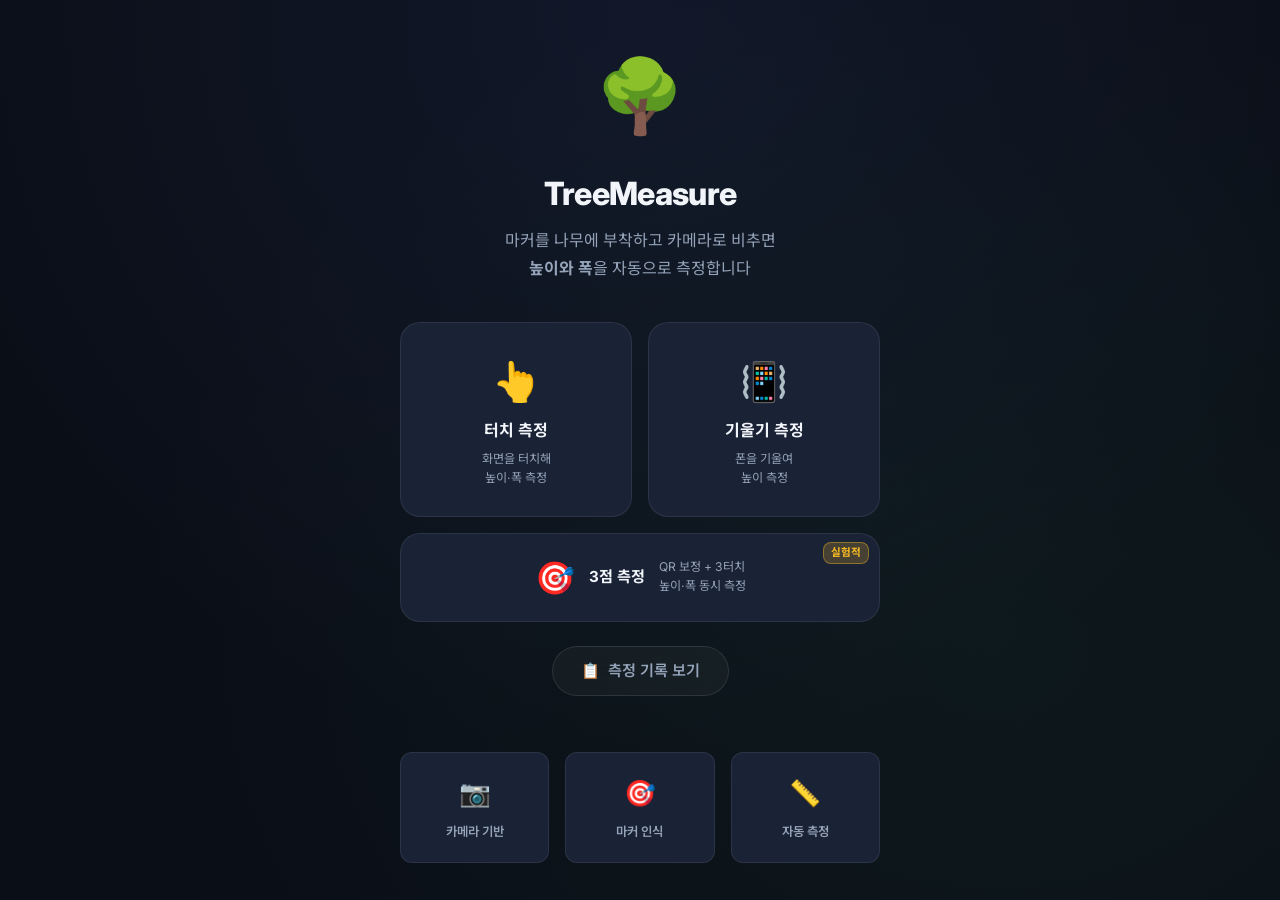
<file: tree-ar-app/index.html>
<!DOCTYPE html>
<html lang="ko">

<head>
    <meta charset="UTF-8">
    <meta name="viewport" content="width=device-width, initial-scale=1.0, user-scalable=no">
    <meta name="description" content="나무에 마커를 부착하고 스마트폰 카메라로 높이·폭을 측정하는 WebAR 앱">
    <title>🌳 TreeMeasure — 나무 측정 WebAR</title>
    <link rel="stylesheet" href="css/style.css">
</head>

<body>

    <main class="landing" id="landing">
        <div class="landing-icon">🌳</div>
        <h1 class="landing-title">TreeMeasure</h1>
        <p class="landing-subtitle">
            마커를 나무에 부착하고 카메라로 비추면<br>
            <strong>높이와 폭</strong>을 자동으로 측정합니다
        </p>

        <div class="mode-cards">
            <a href="measure.html" class="mode-card touch-mode">
                <div class="mode-card-icon">👆</div>
                <strong class="mode-card-title">터치 측정</strong>
                <p class="mode-card-desc">화면을 터치해<br>높이·폭 측정</p>
            </a>
            <a href="tilt.html" class="mode-card tilt-mode">
                <div class="mode-card-icon">📳</div>
                <strong class="mode-card-title">기울기 측정</strong>
                <p class="mode-card-desc">폰을 기울여<br>높이 측정</p>
            </a>
            <a href="measure3p/measure3p.html" class="mode-card mode-3p">
                <div class="mode-card-icon">🎯</div>
                <strong class="mode-card-title">3점 측정</strong>
                <p class="mode-card-desc">QR 보정 + 3터치<br>높이·폭 동시 측정</p>
                <span class="mode-card-badge">실험적</span>
            </a>
        </div>

        <a href="history.html" class="btn-secondary" style="margin-top: 16px;">
            <span>📋</span> 측정 기록 보기
        </a>

        <div class="features">
            <div class="feature-card">
                <div class="feature-icon">📷</div>
                <div class="feature-label">카메라 기반</div>
            </div>
            <div class="feature-card">
                <div class="feature-icon">🎯</div>
                <div class="feature-label">마커 인식</div>
            </div>
            <div class="feature-card">
                <div class="feature-icon">📏</div>
                <div class="feature-label">자동 측정</div>
            </div>
        </div>
    </main>

</body>

</html>
</file>
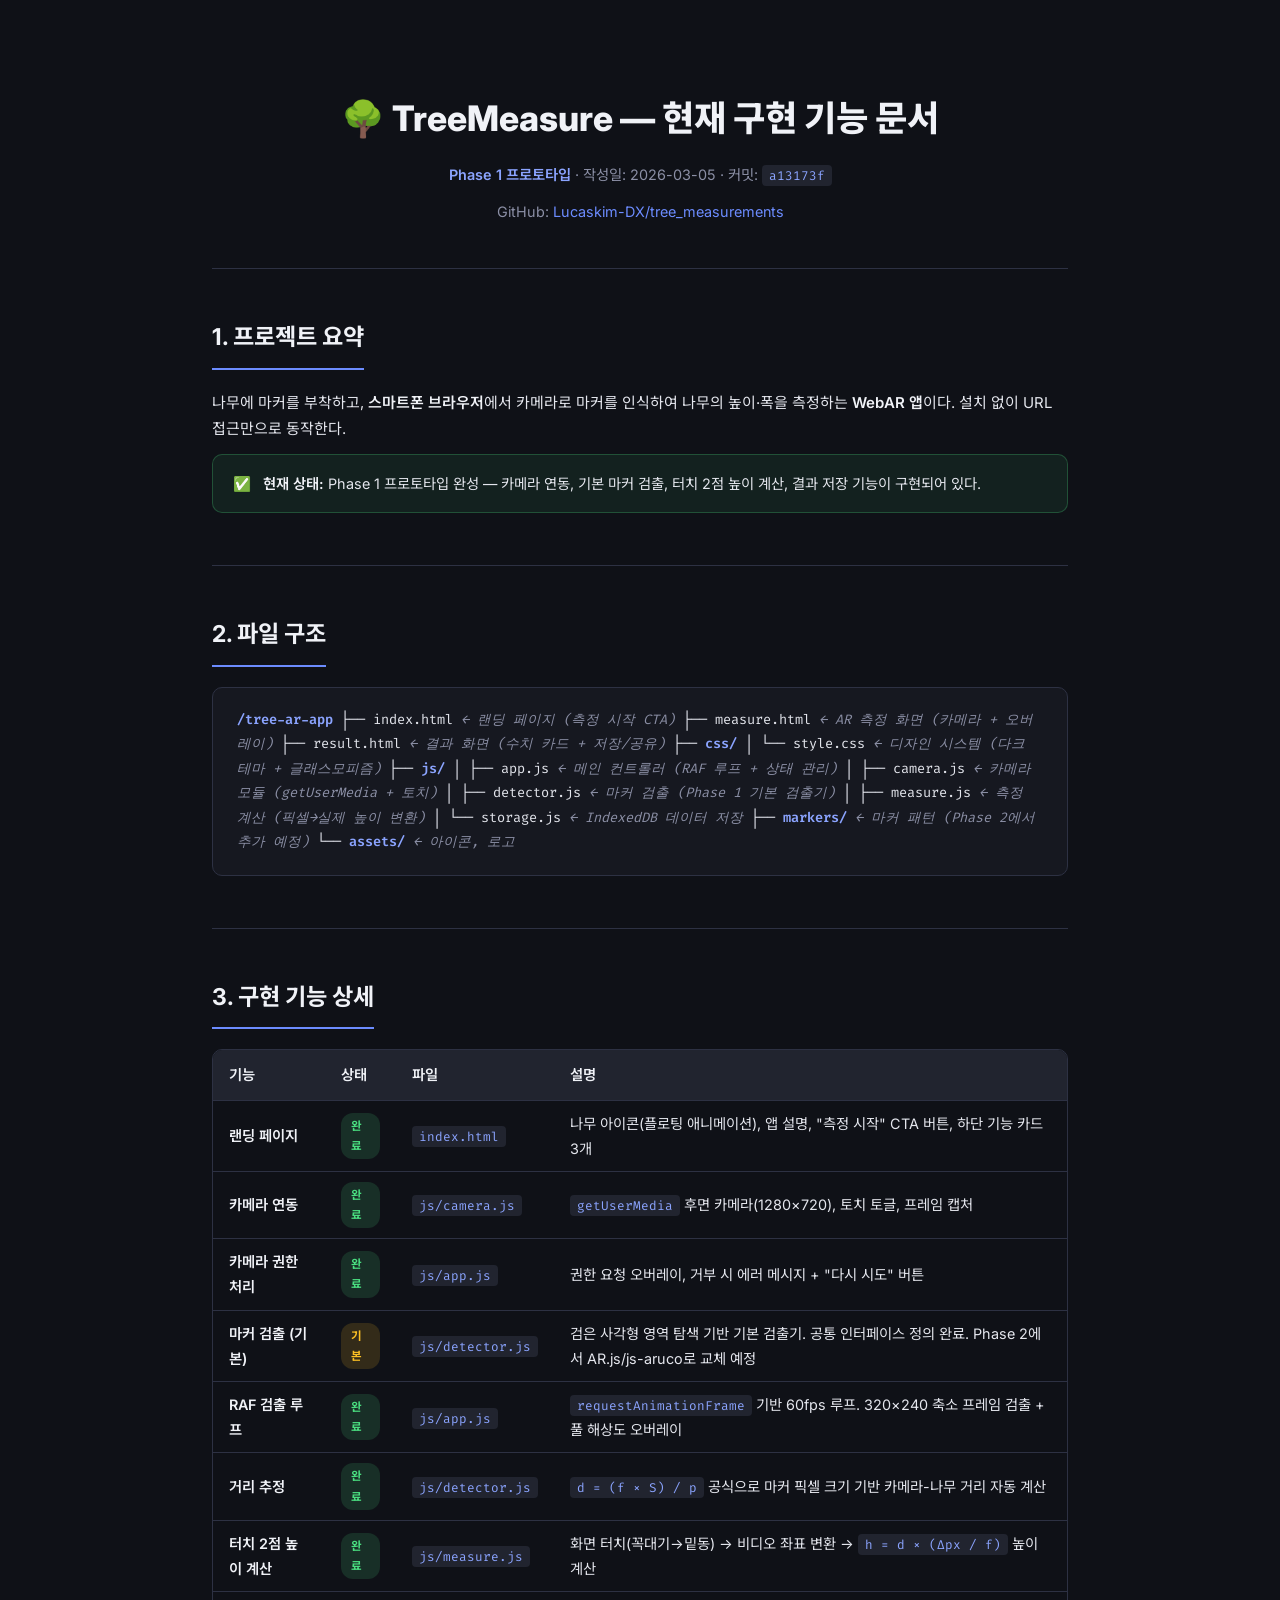
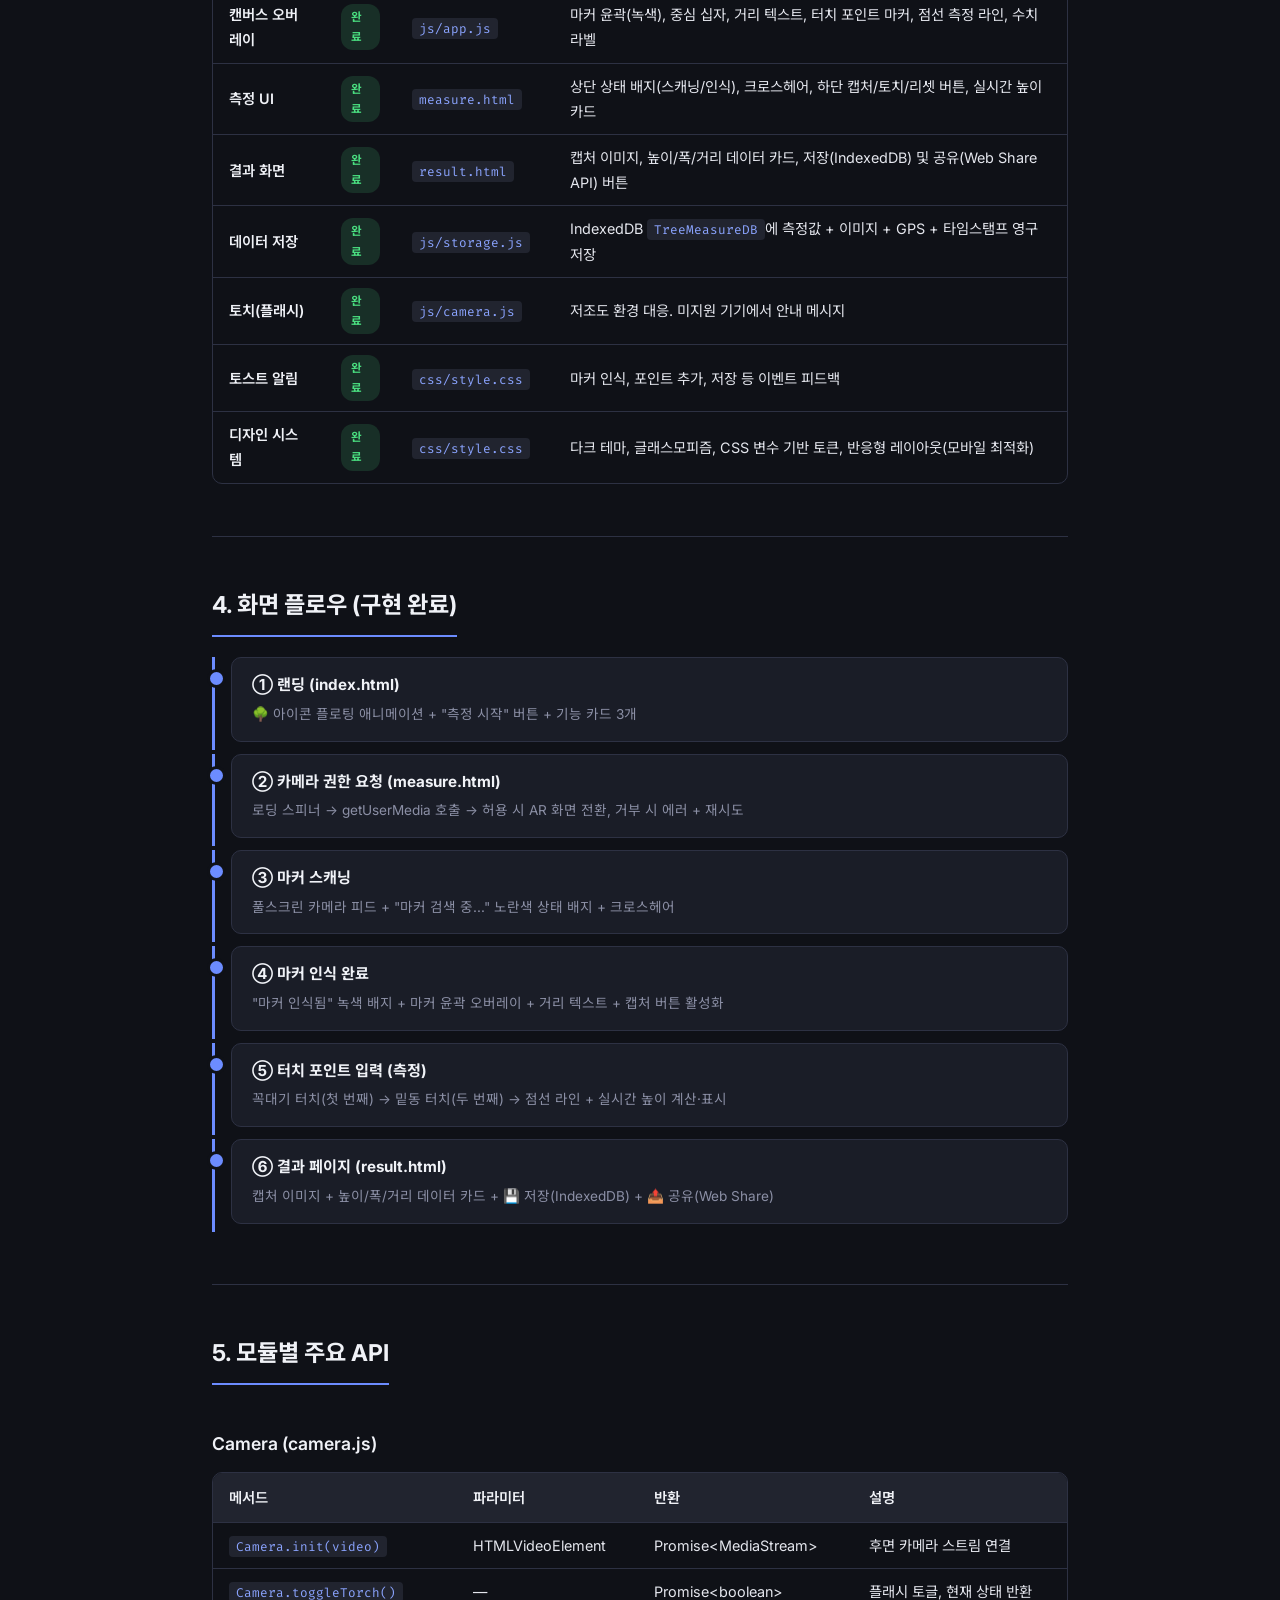
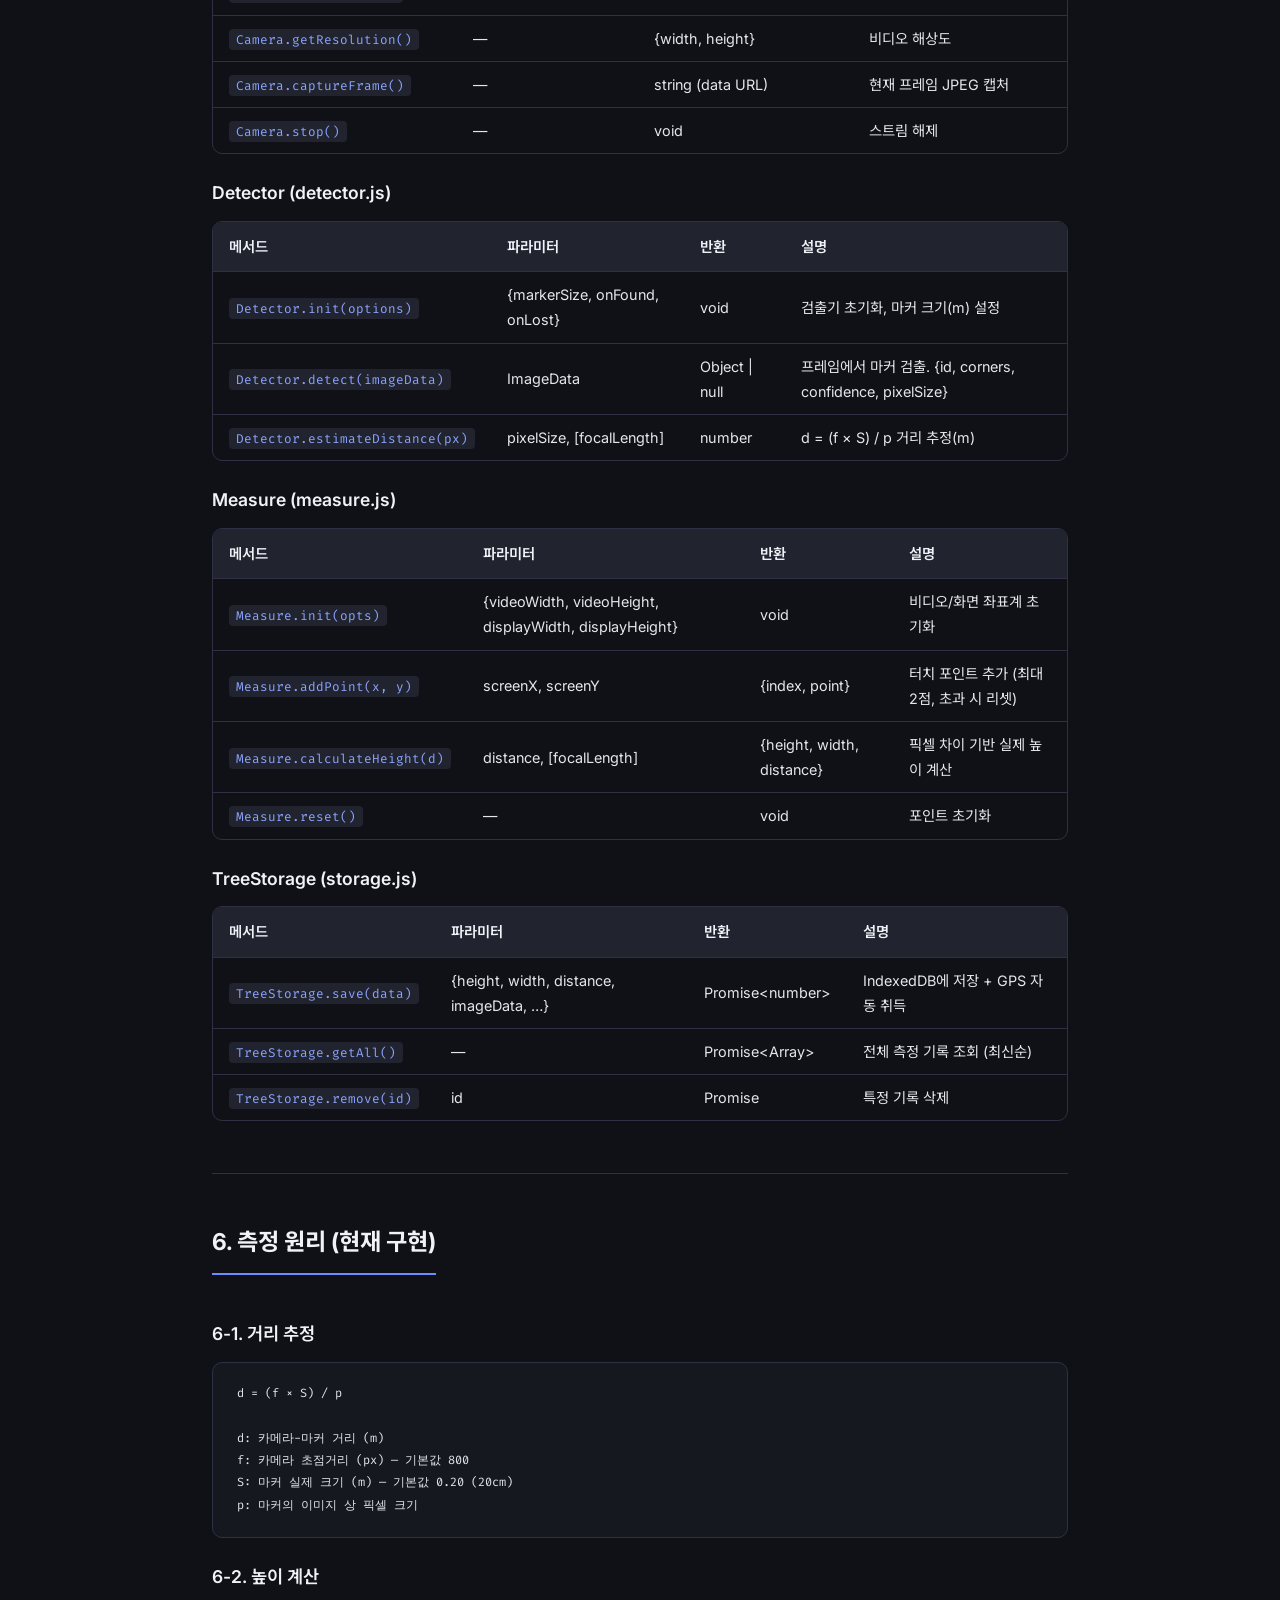
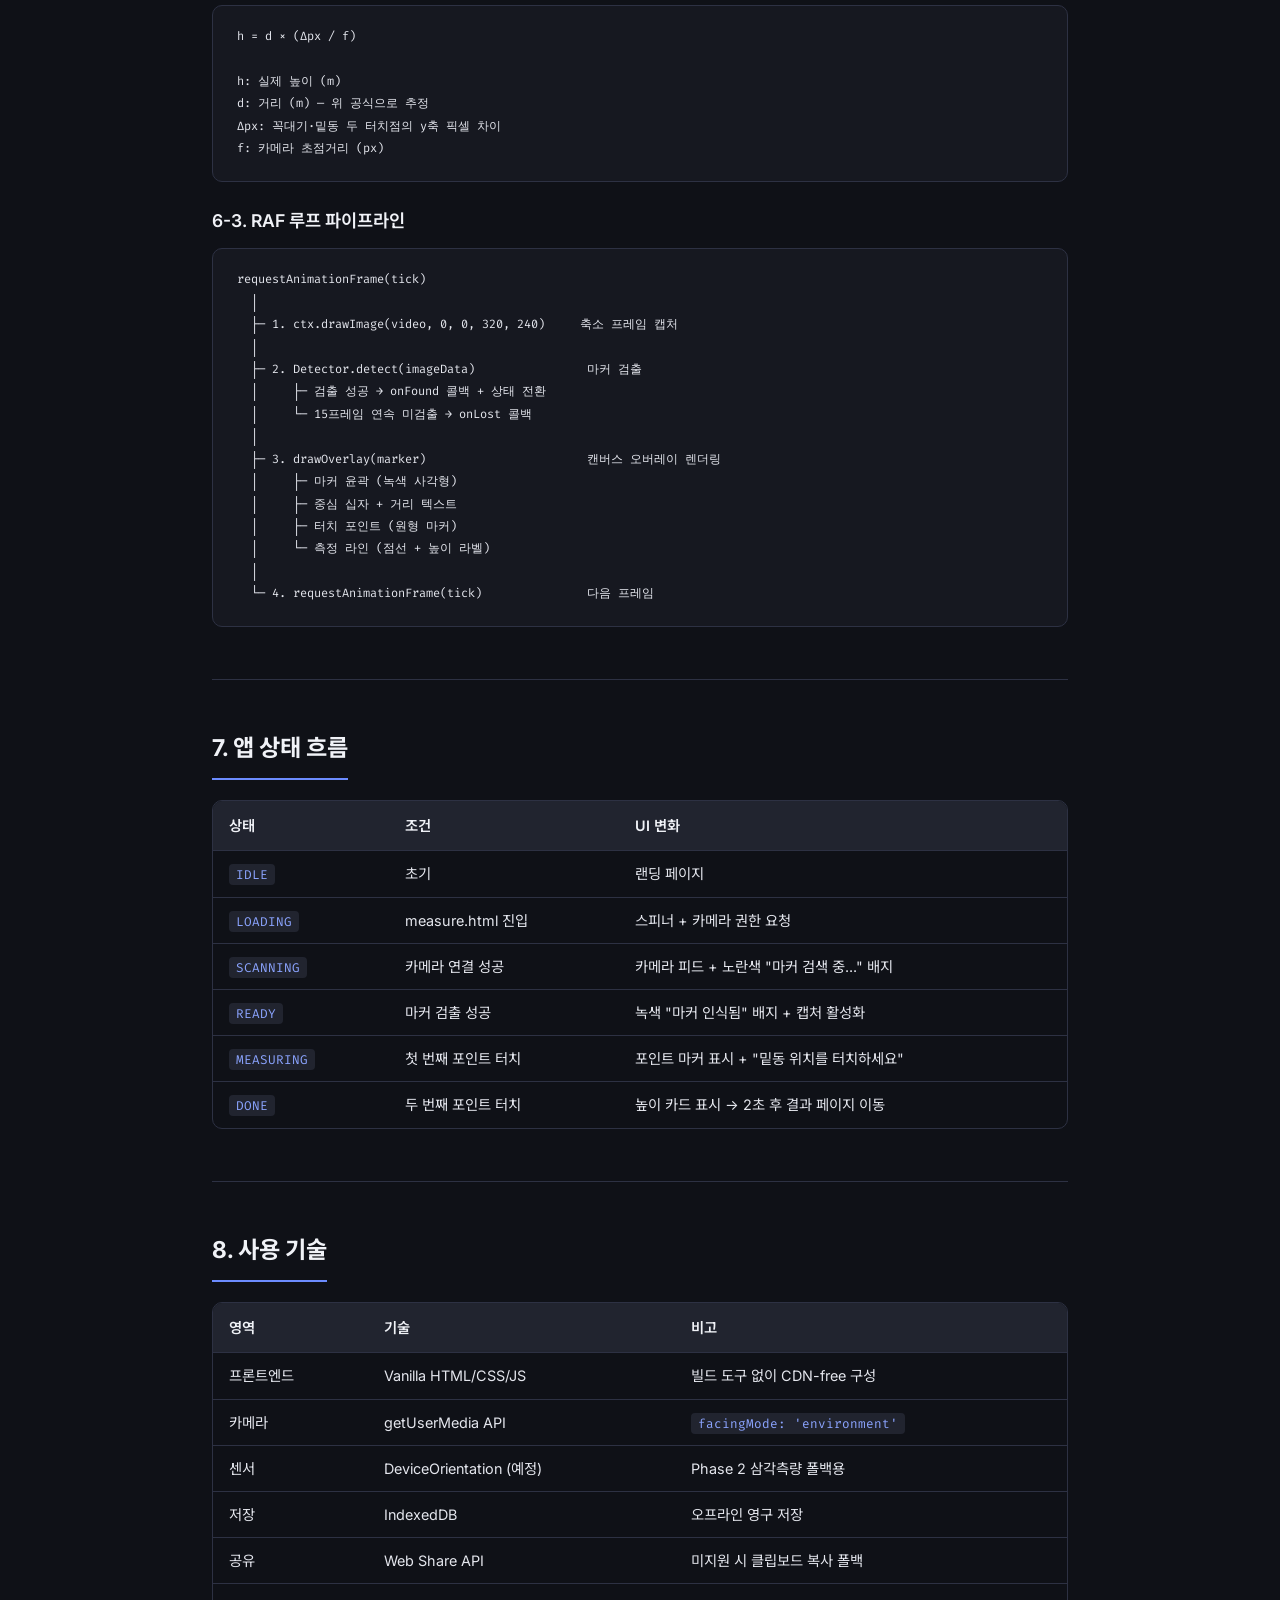
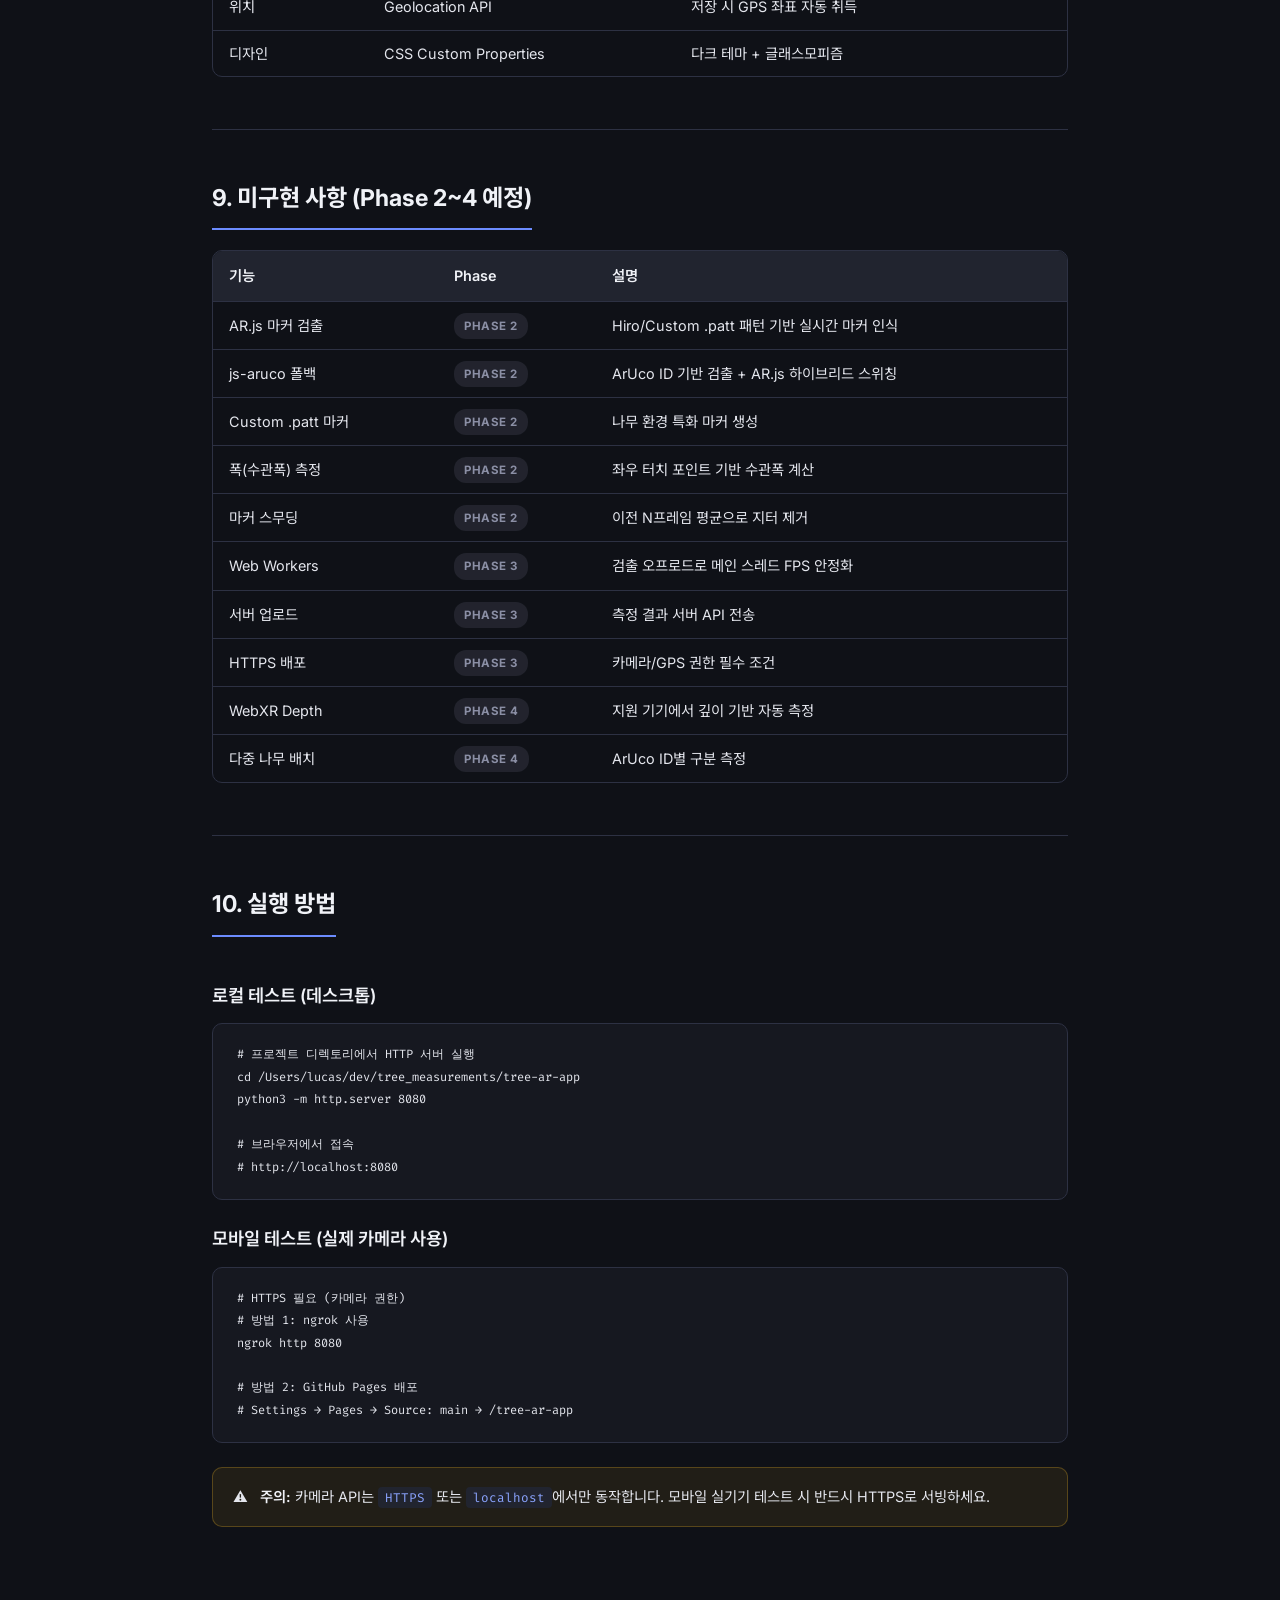
<file: 현재구현기능.html>
<!DOCTYPE html>
<html lang="ko">

<head>
    <meta charset="UTF-8">
    <meta name="viewport" content="width=device-width, initial-scale=1.0">
    <title>🌳 TreeMeasure — 현재 구현 기능 문서</title>
    <style>
        @import url('https://fonts.googleapis.com/css2?family=Inter:wght@400;500;600;700;800&family=Noto+Sans+KR:wght@400;500;600;700;800&family=Fira+Code:wght@400;500&display=swap');

        :root {
            --bg: #0f1117;
            --bg-surface: #1a1d27;
            --bg-card: #21242f;
            --bg-code: #161820;
            --border: #2d3143;
            --border-light: #3a3f54;
            --text: #e4e6ed;
            --text-muted: #8b8fa5;
            --text-heading: #f0f2f7;
            --accent: #6c8cff;
            --accent-light: #8ba4ff;
            --green: #4ade80;
            --green-bg: rgba(74, 222, 128, 0.08);
            --green-border: rgba(74, 222, 128, 0.25);
            --yellow: #fbbf24;
            --yellow-bg: rgba(251, 191, 36, 0.08);
            --yellow-border: rgba(251, 191, 36, 0.25);
            --red: #f87171;
            --red-bg: rgba(248, 113, 113, 0.08);
            --red-border: rgba(248, 113, 113, 0.25);
            --blue: #60a5fa;
            --blue-bg: rgba(96, 165, 250, 0.08);
            --blue-border: rgba(96, 165, 250, 0.25);
        }

        * {
            margin: 0;
            padding: 0;
            box-sizing: border-box;
        }

        body {
            font-family: 'Inter', 'Noto Sans KR', -apple-system, sans-serif;
            background: var(--bg);
            color: var(--text);
            line-height: 1.75;
            font-size: 15px;
            -webkit-font-smoothing: antialiased;
        }

        .container {
            max-width: 920px;
            margin: 0 auto;
            padding: 40px 32px 80px;
        }

        .doc-header {
            text-align: center;
            padding: 48px 0 32px;
            border-bottom: 1px solid var(--border);
            margin-bottom: 48px;
        }

        .doc-header h1 {
            font-size: 2.2rem;
            font-weight: 800;
            color: var(--text-heading);
            margin-bottom: 12px;
        }

        .doc-header .meta {
            color: var(--text-muted);
            font-size: 0.9rem;
        }

        .doc-header .meta strong {
            color: var(--accent-light);
        }

        section {
            margin-bottom: 52px;
        }

        h2 {
            font-size: 1.45rem;
            font-weight: 700;
            color: var(--text-heading);
            margin-bottom: 20px;
            padding-bottom: 10px;
            border-bottom: 2px solid var(--accent);
            display: inline-block;
        }

        h3 {
            font-size: 1.1rem;
            font-weight: 600;
            color: var(--text-heading);
            margin-top: 24px;
            margin-bottom: 12px;
        }

        p {
            margin-bottom: 12px;
        }

        strong {
            color: var(--text-heading);
            font-weight: 600;
        }

        hr {
            border: none;
            border-top: 1px solid var(--border);
            margin: 48px 0;
        }

        code {
            font-family: 'Fira Code', monospace;
            background: var(--bg-card);
            color: var(--accent-light);
            padding: 2px 7px;
            border-radius: 4px;
            font-size: 0.88em;
        }

        pre {
            background: var(--bg-code);
            border: 1px solid var(--border);
            border-radius: 10px;
            padding: 20px 24px;
            overflow-x: auto;
            margin-bottom: 24px;
            font-size: 0.85rem;
            line-height: 1.65;
        }

        pre code {
            background: none;
            padding: 0;
            color: var(--text);
        }

        a {
            color: var(--accent);
            text-decoration: none;
        }

        a:hover {
            text-decoration: underline;
        }

        ul,
        ol {
            padding-left: 24px;
            margin-bottom: 16px;
        }

        li {
            margin-bottom: 6px;
        }

        li strong {
            color: var(--accent-light);
        }

        .table-wrap {
            overflow-x: auto;
            margin-bottom: 24px;
            border-radius: 10px;
            border: 1px solid var(--border);
        }

        table {
            width: 100%;
            border-collapse: collapse;
            font-size: 0.9rem;
        }

        thead {
            background: var(--bg-card);
        }

        th {
            text-align: left;
            padding: 12px 16px;
            font-weight: 600;
            color: var(--text-heading);
            border-bottom: 1px solid var(--border);
            white-space: nowrap;
        }

        td {
            padding: 10px 16px;
            border-bottom: 1px solid var(--border);
        }

        tr:last-child td {
            border-bottom: none;
        }

        tbody tr:hover {
            background: rgba(108, 140, 255, 0.04);
        }

        .status-done {
            color: var(--green);
            font-weight: 600;
        }

        .status-partial {
            color: var(--yellow);
            font-weight: 600;
        }

        .status-todo {
            color: var(--text-muted);
            font-weight: 600;
        }

        .alert {
            border-radius: 10px;
            padding: 16px 20px;
            margin-bottom: 24px;
            font-size: 0.9rem;
            display: flex;
            align-items: flex-start;
            gap: 12px;
        }

        .alert-info {
            background: var(--blue-bg);
            border: 1px solid var(--blue-border);
        }

        .alert-success {
            background: var(--green-bg);
            border: 1px solid var(--green-border);
        }

        .alert-warning {
            background: var(--yellow-bg);
            border: 1px solid var(--yellow-border);
        }

        .file-tree {
            background: var(--bg-code);
            border: 1px solid var(--border);
            border-radius: 10px;
            padding: 20px 24px;
            margin-bottom: 24px;
            font-family: 'Fira Code', monospace;
            font-size: 0.85rem;
            line-height: 1.8;
        }

        .file-tree .dir {
            color: var(--accent-light);
            font-weight: 600;
        }

        .file-tree .file {
            color: var(--text);
        }

        .file-tree .desc {
            color: var(--text-muted);
            font-style: italic;
        }

        .badge {
            display: inline-block;
            padding: 3px 10px;
            border-radius: 12px;
            font-size: 0.72rem;
            font-weight: 700;
            text-transform: uppercase;
            letter-spacing: 0.05em;
        }

        .badge-done {
            background: rgba(74, 222, 128, 0.15);
            color: var(--green);
        }

        .badge-partial {
            background: rgba(251, 191, 36, 0.15);
            color: var(--yellow);
        }

        .badge-todo {
            background: rgba(139, 143, 165, 0.15);
            color: var(--text-muted);
        }

        .flow-step {
            display: flex;
            align-items: stretch;
            margin-bottom: 4px;
        }

        .flow-line {
            width: 3px;
            background: var(--accent);
            margin-right: 16px;
            flex-shrink: 0;
            position: relative;
        }

        .flow-line::before {
            content: '';
            position: absolute;
            top: 12px;
            left: -5px;
            width: 13px;
            height: 13px;
            border-radius: 50%;
            background: var(--accent);
            border: 3px solid var(--bg);
        }

        .flow-content {
            background: var(--bg-surface);
            border: 1px solid var(--border);
            border-radius: 10px;
            padding: 14px 20px;
            flex: 1;
            margin-bottom: 8px;
        }

        .flow-content h4 {
            font-size: 0.95rem;
            color: var(--text-heading);
            margin-bottom: 4px;
        }

        .flow-content p {
            font-size: 0.85rem;
            color: var(--text-muted);
            margin: 0;
        }

        @media (max-width: 640px) {
            .container {
                padding: 24px 16px 60px;
            }

            .doc-header h1 {
                font-size: 1.6rem;
            }

            h2 {
                font-size: 1.2rem;
            }

            th,
            td {
                padding: 8px 10px;
                font-size: 0.82rem;
            }
        }
    </style>
</head>

<body>
    <div class="container">

        <!-- Header -->
        <div class="doc-header">
            <h1>🌳 TreeMeasure — 현재 구현 기능 문서</h1>
            <p class="meta">
                <strong>Phase 1 프로토타입</strong> · 작성일: 2026-03-05 · 커밋: <code>a13173f</code>
            </p>
            <p class="meta">GitHub: <a href="https://github.com/Lucaskim-DX/tree_measurements"
                    target="_blank">Lucaskim-DX/tree_measurements</a></p>
        </div>

        <!-- 1. 프로젝트 요약 -->
        <section>
            <h2>1. 프로젝트 요약</h2>
            <p>나무에 마커를 부착하고, <strong>스마트폰 브라우저</strong>에서 카메라로 마커를 인식하여 나무의 높이·폭을 측정하는 <strong>WebAR 앱</strong>이다. 설치 없이
                URL 접근만으로 동작한다.</p>

            <div class="alert alert-success">
                <span>✅</span>
                <div><strong>현재 상태:</strong> Phase 1 프로토타입 완성 — 카메라 연동, 기본 마커 검출, 터치 2점 높이 계산, 결과 저장 기능이 구현되어 있다.</div>
            </div>
        </section>

        <hr>

        <!-- 2. 파일 구조 -->
        <section>
            <h2>2. 파일 구조</h2>
            <div class="file-tree">
                <span class="dir">/tree-ar-app</span>
                ├── <span class="file">index.html</span> <span class="desc">← 랜딩 페이지 (측정 시작 CTA)</span>
                ├── <span class="file">measure.html</span> <span class="desc">← AR 측정 화면 (카메라 + 오버레이)</span>
                ├── <span class="file">result.html</span> <span class="desc">← 결과 화면 (수치 카드 + 저장/공유)</span>
                ├── <span class="dir">css/</span>
                │ └── <span class="file">style.css</span> <span class="desc">← 디자인 시스템 (다크 테마 + 글래스모피즘)</span>
                ├── <span class="dir">js/</span>
                │ ├── <span class="file">app.js</span> <span class="desc">← 메인 컨트롤러 (RAF 루프 + 상태 관리)</span>
                │ ├── <span class="file">camera.js</span> <span class="desc">← 카메라 모듈 (getUserMedia + 토치)</span>
                │ ├── <span class="file">detector.js</span> <span class="desc">← 마커 검출 (Phase 1 기본 검출기)</span>
                │ ├── <span class="file">measure.js</span> <span class="desc">← 측정 계산 (픽셀→실제 높이 변환)</span>
                │ └── <span class="file">storage.js</span> <span class="desc">← IndexedDB 데이터 저장</span>
                ├── <span class="dir">markers/</span> <span class="desc">← 마커 패턴 (Phase 2에서 추가 예정)</span>
                └── <span class="dir">assets/</span> <span class="desc">← 아이콘, 로고</span>
            </div>
        </section>

        <hr>

        <!-- 3. 구현 기능 상세 -->
        <section>
            <h2>3. 구현 기능 상세</h2>

            <div class="table-wrap">
                <table>
                    <thead>
                        <tr>
                            <th>기능</th>
                            <th>상태</th>
                            <th>파일</th>
                            <th>설명</th>
                        </tr>
                    </thead>
                    <tbody>
                        <tr>
                            <td><strong>랜딩 페이지</strong></td>
                            <td><span class="badge badge-done">완료</span></td>
                            <td><code>index.html</code></td>
                            <td>나무 아이콘(플로팅 애니메이션), 앱 설명, "측정 시작" CTA 버튼, 하단 기능 카드 3개</td>
                        </tr>
                        <tr>
                            <td><strong>카메라 연동</strong></td>
                            <td><span class="badge badge-done">완료</span></td>
                            <td><code>js/camera.js</code></td>
                            <td><code>getUserMedia</code> 후면 카메라(1280×720), 토치 토글, 프레임 캡처</td>
                        </tr>
                        <tr>
                            <td><strong>카메라 권한 처리</strong></td>
                            <td><span class="badge badge-done">완료</span></td>
                            <td><code>js/app.js</code></td>
                            <td>권한 요청 오버레이, 거부 시 에러 메시지 + "다시 시도" 버튼</td>
                        </tr>
                        <tr>
                            <td><strong>마커 검출 (기본)</strong></td>
                            <td><span class="badge badge-partial">기본</span></td>
                            <td><code>js/detector.js</code></td>
                            <td>검은 사각형 영역 탐색 기반 기본 검출기. 공통 인터페이스 정의 완료. Phase 2에서 AR.js/js-aruco로 교체 예정</td>
                        </tr>
                        <tr>
                            <td><strong>RAF 검출 루프</strong></td>
                            <td><span class="badge badge-done">완료</span></td>
                            <td><code>js/app.js</code></td>
                            <td><code>requestAnimationFrame</code> 기반 60fps 루프. 320×240 축소 프레임 검출 + 풀 해상도 오버레이</td>
                        </tr>
                        <tr>
                            <td><strong>거리 추정</strong></td>
                            <td><span class="badge badge-done">완료</span></td>
                            <td><code>js/detector.js</code></td>
                            <td><code>d = (f × S) / p</code> 공식으로 마커 픽셀 크기 기반 카메라-나무 거리 자동 계산</td>
                        </tr>
                        <tr>
                            <td><strong>터치 2점 높이 계산</strong></td>
                            <td><span class="badge badge-done">완료</span></td>
                            <td><code>js/measure.js</code></td>
                            <td>화면 터치(꼭대기→밑동) → 비디오 좌표 변환 → <code>h = d × (Δpx / f)</code> 높이 계산</td>
                        </tr>
                        <tr>
                            <td><strong>캔버스 오버레이</strong></td>
                            <td><span class="badge badge-done">완료</span></td>
                            <td><code>js/app.js</code></td>
                            <td>마커 윤곽(녹색), 중심 십자, 거리 텍스트, 터치 포인트 마커, 점선 측정 라인, 수치 라벨</td>
                        </tr>
                        <tr>
                            <td><strong>측정 UI</strong></td>
                            <td><span class="badge badge-done">완료</span></td>
                            <td><code>measure.html</code></td>
                            <td>상단 상태 배지(스캐닝/인식), 크로스헤어, 하단 캡처/토치/리셋 버튼, 실시간 높이 카드</td>
                        </tr>
                        <tr>
                            <td><strong>결과 화면</strong></td>
                            <td><span class="badge badge-done">완료</span></td>
                            <td><code>result.html</code></td>
                            <td>캡처 이미지, 높이/폭/거리 데이터 카드, 저장(IndexedDB) 및 공유(Web Share API) 버튼</td>
                        </tr>
                        <tr>
                            <td><strong>데이터 저장</strong></td>
                            <td><span class="badge badge-done">완료</span></td>
                            <td><code>js/storage.js</code></td>
                            <td>IndexedDB <code>TreeMeasureDB</code>에 측정값 + 이미지 + GPS + 타임스탬프 영구 저장</td>
                        </tr>
                        <tr>
                            <td><strong>토치(플래시)</strong></td>
                            <td><span class="badge badge-done">완료</span></td>
                            <td><code>js/camera.js</code></td>
                            <td>저조도 환경 대응. 미지원 기기에서 안내 메시지</td>
                        </tr>
                        <tr>
                            <td><strong>토스트 알림</strong></td>
                            <td><span class="badge badge-done">완료</span></td>
                            <td><code>css/style.css</code></td>
                            <td>마커 인식, 포인트 추가, 저장 등 이벤트 피드백</td>
                        </tr>
                        <tr>
                            <td><strong>디자인 시스템</strong></td>
                            <td><span class="badge badge-done">완료</span></td>
                            <td><code>css/style.css</code></td>
                            <td>다크 테마, 글래스모피즘, CSS 변수 기반 토큰, 반응형 레이아웃(모바일 최적화)</td>
                        </tr>
                    </tbody>
                </table>
            </div>
        </section>

        <hr>

        <!-- 4. 화면 플로우 -->
        <section>
            <h2>4. 화면 플로우 (구현 완료)</h2>

            <div class="flow-step">
                <div class="flow-line"></div>
                <div class="flow-content">
                    <h4>① 랜딩 (index.html)</h4>
                    <p>🌳 아이콘 플로팅 애니메이션 + "측정 시작" 버튼 + 기능 카드 3개</p>
                </div>
            </div>
            <div class="flow-step">
                <div class="flow-line"></div>
                <div class="flow-content">
                    <h4>② 카메라 권한 요청 (measure.html)</h4>
                    <p>로딩 스피너 → getUserMedia 호출 → 허용 시 AR 화면 전환, 거부 시 에러 + 재시도</p>
                </div>
            </div>
            <div class="flow-step">
                <div class="flow-line"></div>
                <div class="flow-content">
                    <h4>③ 마커 스캐닝</h4>
                    <p>풀스크린 카메라 피드 + "마커 검색 중..." 노란색 상태 배지 + 크로스헤어</p>
                </div>
            </div>
            <div class="flow-step">
                <div class="flow-line"></div>
                <div class="flow-content">
                    <h4>④ 마커 인식 완료</h4>
                    <p>"마커 인식됨" 녹색 배지 + 마커 윤곽 오버레이 + 거리 텍스트 + 캡처 버튼 활성화</p>
                </div>
            </div>
            <div class="flow-step">
                <div class="flow-line"></div>
                <div class="flow-content">
                    <h4>⑤ 터치 포인트 입력 (측정)</h4>
                    <p>꼭대기 터치(첫 번째) → 밑동 터치(두 번째) → 점선 라인 + 실시간 높이 계산·표시</p>
                </div>
            </div>
            <div class="flow-step">
                <div class="flow-line"></div>
                <div class="flow-content">
                    <h4>⑥ 결과 페이지 (result.html)</h4>
                    <p>캡처 이미지 + 높이/폭/거리 데이터 카드 + 💾 저장(IndexedDB) + 📤 공유(Web Share)</p>
                </div>
            </div>
        </section>

        <hr>

        <!-- 5. 모듈별 API -->
        <section>
            <h2>5. 모듈별 주요 API</h2>

            <h3>Camera (camera.js)</h3>
            <div class="table-wrap">
                <table>
                    <thead>
                        <tr>
                            <th>메서드</th>
                            <th>파라미터</th>
                            <th>반환</th>
                            <th>설명</th>
                        </tr>
                    </thead>
                    <tbody>
                        <tr>
                            <td><code>Camera.init(video)</code></td>
                            <td>HTMLVideoElement</td>
                            <td>Promise&lt;MediaStream&gt;</td>
                            <td>후면 카메라 스트림 연결</td>
                        </tr>
                        <tr>
                            <td><code>Camera.toggleTorch()</code></td>
                            <td>—</td>
                            <td>Promise&lt;boolean&gt;</td>
                            <td>플래시 토글, 현재 상태 반환</td>
                        </tr>
                        <tr>
                            <td><code>Camera.getResolution()</code></td>
                            <td>—</td>
                            <td>{width, height}</td>
                            <td>비디오 해상도</td>
                        </tr>
                        <tr>
                            <td><code>Camera.captureFrame()</code></td>
                            <td>—</td>
                            <td>string (data URL)</td>
                            <td>현재 프레임 JPEG 캡처</td>
                        </tr>
                        <tr>
                            <td><code>Camera.stop()</code></td>
                            <td>—</td>
                            <td>void</td>
                            <td>스트림 해제</td>
                        </tr>
                    </tbody>
                </table>
            </div>

            <h3>Detector (detector.js)</h3>
            <div class="table-wrap">
                <table>
                    <thead>
                        <tr>
                            <th>메서드</th>
                            <th>파라미터</th>
                            <th>반환</th>
                            <th>설명</th>
                        </tr>
                    </thead>
                    <tbody>
                        <tr>
                            <td><code>Detector.init(options)</code></td>
                            <td>{markerSize, onFound, onLost}</td>
                            <td>void</td>
                            <td>검출기 초기화, 마커 크기(m) 설정</td>
                        </tr>
                        <tr>
                            <td><code>Detector.detect(imageData)</code></td>
                            <td>ImageData</td>
                            <td>Object | null</td>
                            <td>프레임에서 마커 검출. {id, corners, confidence, pixelSize}</td>
                        </tr>
                        <tr>
                            <td><code>Detector.estimateDistance(px)</code></td>
                            <td>pixelSize, [focalLength]</td>
                            <td>number</td>
                            <td>d = (f × S) / p 거리 추정(m)</td>
                        </tr>
                    </tbody>
                </table>
            </div>

            <h3>Measure (measure.js)</h3>
            <div class="table-wrap">
                <table>
                    <thead>
                        <tr>
                            <th>메서드</th>
                            <th>파라미터</th>
                            <th>반환</th>
                            <th>설명</th>
                        </tr>
                    </thead>
                    <tbody>
                        <tr>
                            <td><code>Measure.init(opts)</code></td>
                            <td>{videoWidth, videoHeight, displayWidth, displayHeight}</td>
                            <td>void</td>
                            <td>비디오/화면 좌표계 초기화</td>
                        </tr>
                        <tr>
                            <td><code>Measure.addPoint(x, y)</code></td>
                            <td>screenX, screenY</td>
                            <td>{index, point}</td>
                            <td>터치 포인트 추가 (최대 2점, 초과 시 리셋)</td>
                        </tr>
                        <tr>
                            <td><code>Measure.calculateHeight(d)</code></td>
                            <td>distance, [focalLength]</td>
                            <td>{height, width, distance}</td>
                            <td>픽셀 차이 기반 실제 높이 계산</td>
                        </tr>
                        <tr>
                            <td><code>Measure.reset()</code></td>
                            <td>—</td>
                            <td>void</td>
                            <td>포인트 초기화</td>
                        </tr>
                    </tbody>
                </table>
            </div>

            <h3>TreeStorage (storage.js)</h3>
            <div class="table-wrap">
                <table>
                    <thead>
                        <tr>
                            <th>메서드</th>
                            <th>파라미터</th>
                            <th>반환</th>
                            <th>설명</th>
                        </tr>
                    </thead>
                    <tbody>
                        <tr>
                            <td><code>TreeStorage.save(data)</code></td>
                            <td>{height, width, distance, imageData, …}</td>
                            <td>Promise&lt;number&gt;</td>
                            <td>IndexedDB에 저장 + GPS 자동 취득</td>
                        </tr>
                        <tr>
                            <td><code>TreeStorage.getAll()</code></td>
                            <td>—</td>
                            <td>Promise&lt;Array&gt;</td>
                            <td>전체 측정 기록 조회 (최신순)</td>
                        </tr>
                        <tr>
                            <td><code>TreeStorage.remove(id)</code></td>
                            <td>id</td>
                            <td>Promise</td>
                            <td>특정 기록 삭제</td>
                        </tr>
                    </tbody>
                </table>
            </div>
        </section>

        <hr>

        <!-- 6. 측정 원리 -->
        <section>
            <h2>6. 측정 원리 (현재 구현)</h2>

            <h3>6-1. 거리 추정</h3>
            <pre><code>d = (f × S) / p

d: 카메라-마커 거리 (m)
f: 카메라 초점거리 (px) — 기본값 800
S: 마커 실제 크기 (m) — 기본값 0.20 (20cm)
p: 마커의 이미지 상 픽셀 크기</code></pre>

            <h3>6-2. 높이 계산</h3>
            <pre><code>h = d × (Δpx / f)

h: 실제 높이 (m)
d: 거리 (m) — 위 공식으로 추정
Δpx: 꼭대기·밑동 두 터치점의 y축 픽셀 차이
f: 카메라 초점거리 (px)</code></pre>

            <h3>6-3. RAF 루프 파이프라인</h3>
            <pre><code>requestAnimationFrame(tick)
  │
  ├─ 1. ctx.drawImage(video, 0, 0, 320, 240)     축소 프레임 캡처
  │
  ├─ 2. Detector.detect(imageData)                마커 검출
  │     ├─ 검출 성공 → onFound 콜백 + 상태 전환
  │     └─ 15프레임 연속 미검출 → onLost 콜백
  │
  ├─ 3. drawOverlay(marker)                       캔버스 오버레이 렌더링
  │     ├─ 마커 윤곽 (녹색 사각형)
  │     ├─ 중심 십자 + 거리 텍스트
  │     ├─ 터치 포인트 (원형 마커)
  │     └─ 측정 라인 (점선 + 높이 라벨)
  │
  └─ 4. requestAnimationFrame(tick)               다음 프레임</code></pre>
        </section>

        <hr>

        <!-- 7. 상태 관리 -->
        <section>
            <h2>7. 앱 상태 흐름</h2>

            <div class="table-wrap">
                <table>
                    <thead>
                        <tr>
                            <th>상태</th>
                            <th>조건</th>
                            <th>UI 변화</th>
                        </tr>
                    </thead>
                    <tbody>
                        <tr>
                            <td><code>IDLE</code></td>
                            <td>초기</td>
                            <td>랜딩 페이지</td>
                        </tr>
                        <tr>
                            <td><code>LOADING</code></td>
                            <td>measure.html 진입</td>
                            <td>스피너 + 카메라 권한 요청</td>
                        </tr>
                        <tr>
                            <td><code>SCANNING</code></td>
                            <td>카메라 연결 성공</td>
                            <td>카메라 피드 + 노란색 "마커 검색 중..." 배지</td>
                        </tr>
                        <tr>
                            <td><code>READY</code></td>
                            <td>마커 검출 성공</td>
                            <td>녹색 "마커 인식됨" 배지 + 캡처 활성화</td>
                        </tr>
                        <tr>
                            <td><code>MEASURING</code></td>
                            <td>첫 번째 포인트 터치</td>
                            <td>포인트 마커 표시 + "밑동 위치를 터치하세요"</td>
                        </tr>
                        <tr>
                            <td><code>DONE</code></td>
                            <td>두 번째 포인트 터치</td>
                            <td>높이 카드 표시 → 2초 후 결과 페이지 이동</td>
                        </tr>
                    </tbody>
                </table>
            </div>
        </section>

        <hr>

        <!-- 8. 기술 스택 -->
        <section>
            <h2>8. 사용 기술</h2>
            <div class="table-wrap">
                <table>
                    <thead>
                        <tr>
                            <th>영역</th>
                            <th>기술</th>
                            <th>비고</th>
                        </tr>
                    </thead>
                    <tbody>
                        <tr>
                            <td>프론트엔드</td>
                            <td>Vanilla HTML/CSS/JS</td>
                            <td>빌드 도구 없이 CDN-free 구성</td>
                        </tr>
                        <tr>
                            <td>카메라</td>
                            <td>getUserMedia API</td>
                            <td><code>facingMode: 'environment'</code></td>
                        </tr>
                        <tr>
                            <td>센서</td>
                            <td>DeviceOrientation (예정)</td>
                            <td>Phase 2 삼각측량 폴백용</td>
                        </tr>
                        <tr>
                            <td>저장</td>
                            <td>IndexedDB</td>
                            <td>오프라인 영구 저장</td>
                        </tr>
                        <tr>
                            <td>공유</td>
                            <td>Web Share API</td>
                            <td>미지원 시 클립보드 복사 폴백</td>
                        </tr>
                        <tr>
                            <td>위치</td>
                            <td>Geolocation API</td>
                            <td>저장 시 GPS 좌표 자동 취득</td>
                        </tr>
                        <tr>
                            <td>디자인</td>
                            <td>CSS Custom Properties</td>
                            <td>다크 테마 + 글래스모피즘</td>
                        </tr>
                    </tbody>
                </table>
            </div>
        </section>

        <hr>

        <!-- 9. 미구현 / 다음 단계 -->
        <section>
            <h2>9. 미구현 사항 (Phase 2~4 예정)</h2>

            <div class="table-wrap">
                <table>
                    <thead>
                        <tr>
                            <th>기능</th>
                            <th>Phase</th>
                            <th>설명</th>
                        </tr>
                    </thead>
                    <tbody>
                        <tr>
                            <td>AR.js 마커 검출</td>
                            <td><span class="badge badge-todo">Phase 2</span></td>
                            <td>Hiro/Custom .patt 패턴 기반 실시간 마커 인식</td>
                        </tr>
                        <tr>
                            <td>js-aruco 폴백</td>
                            <td><span class="badge badge-todo">Phase 2</span></td>
                            <td>ArUco ID 기반 검출 + AR.js 하이브리드 스위칭</td>
                        </tr>
                        <tr>
                            <td>Custom .patt 마커</td>
                            <td><span class="badge badge-todo">Phase 2</span></td>
                            <td>나무 환경 특화 마커 생성</td>
                        </tr>
                        <tr>
                            <td>폭(수관폭) 측정</td>
                            <td><span class="badge badge-todo">Phase 2</span></td>
                            <td>좌우 터치 포인트 기반 수관폭 계산</td>
                        </tr>
                        <tr>
                            <td>마커 스무딩</td>
                            <td><span class="badge badge-todo">Phase 2</span></td>
                            <td>이전 N프레임 평균으로 지터 제거</td>
                        </tr>
                        <tr>
                            <td>Web Workers</td>
                            <td><span class="badge badge-todo">Phase 3</span></td>
                            <td>검출 오프로드로 메인 스레드 FPS 안정화</td>
                        </tr>
                        <tr>
                            <td>서버 업로드</td>
                            <td><span class="badge badge-todo">Phase 3</span></td>
                            <td>측정 결과 서버 API 전송</td>
                        </tr>
                        <tr>
                            <td>HTTPS 배포</td>
                            <td><span class="badge badge-todo">Phase 3</span></td>
                            <td>카메라/GPS 권한 필수 조건</td>
                        </tr>
                        <tr>
                            <td>WebXR Depth</td>
                            <td><span class="badge badge-todo">Phase 4</span></td>
                            <td>지원 기기에서 깊이 기반 자동 측정</td>
                        </tr>
                        <tr>
                            <td>다중 나무 배치</td>
                            <td><span class="badge badge-todo">Phase 4</span></td>
                            <td>ArUco ID별 구분 측정</td>
                        </tr>
                    </tbody>
                </table>
            </div>
        </section>

        <hr>

        <!-- 10. 실행 방법 -->
        <section>
            <h2>10. 실행 방법</h2>

            <h3>로컬 테스트 (데스크톱)</h3>
            <pre><code># 프로젝트 디렉토리에서 HTTP 서버 실행
cd /Users/lucas/dev/tree_measurements/tree-ar-app
python3 -m http.server 8080

# 브라우저에서 접속
# http://localhost:8080</code></pre>

            <h3>모바일 테스트 (실제 카메라 사용)</h3>
            <pre><code># HTTPS 필요 (카메라 권한)
# 방법 1: ngrok 사용
ngrok http 8080

# 방법 2: GitHub Pages 배포
# Settings → Pages → Source: main → /tree-ar-app</code></pre>

            <div class="alert alert-warning">
                <span>⚠️</span>
                <div><strong>주의:</strong> 카메라 API는 <code>HTTPS</code> 또는 <code>localhost</code>에서만 동작합니다. 모바일 실기기 테스트 시
                    반드시 HTTPS로 서빙하세요.</div>
            </div>
        </section>

    </div>
</body>

</html>
</file>
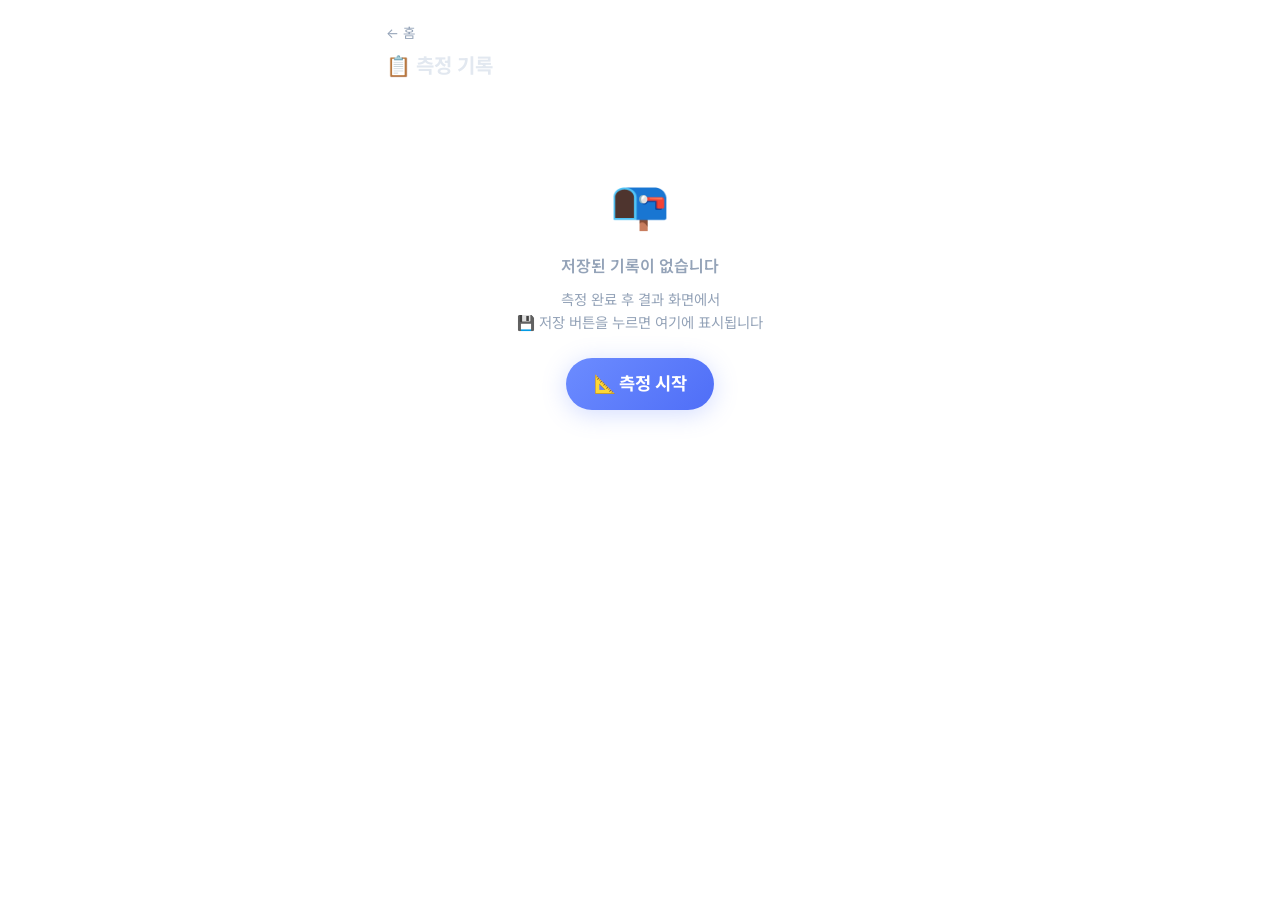
<file: tree-ar-app/history.html>
<!DOCTYPE html>
<html lang="ko">
<head>
    <meta charset="UTF-8">
    <meta name="viewport" content="width=device-width, initial-scale=1.0, user-scalable=no">
    <title>측정 기록 — TreeMeasure</title>
    <link rel="stylesheet" href="css/style.css">
    <style>
        body { background: var(--bg); min-height: 100vh; }

        .history-page {
            max-width: 540px;
            margin: 0 auto;
            padding: 20px 16px 80px;
        }

        .history-header {
            display: flex;
            align-items: center;
            justify-content: space-between;
            margin-bottom: 24px;
        }

        .history-header h1 {
            font-size: 1.25rem;
            font-weight: 700;
        }

        .history-count {
            font-size: 0.82rem;
            color: var(--text-muted);
        }

        .empty-state {
            text-align: center;
            padding: 60px 20px;
            color: var(--text-muted);
        }

        .empty-state .icon { font-size: 3rem; margin-bottom: 12px; }
        .empty-state p { font-size: 0.9rem; margin-top: 8px; }

        .record-list {
            display: flex;
            flex-direction: column;
            gap: 12px;
        }

        .record-card {
            background: var(--bg-card);
            border: 1px solid var(--border);
            border-radius: var(--radius-md);
            padding: 16px;
            position: relative;
        }

        .record-header {
            display: flex;
            align-items: flex-start;
            justify-content: space-between;
            margin-bottom: 10px;
        }

        .record-tree {
            font-size: 0.95rem;
            font-weight: 700;
            color: #6c8cff;
        }

        .record-date {
            font-size: 0.75rem;
            color: var(--text-muted);
            white-space: nowrap;
        }

        .record-values {
            display: grid;
            grid-template-columns: repeat(3, 1fr);
            gap: 8px;
            margin-bottom: 10px;
        }

        .record-val {
            background: var(--bg);
            border-radius: var(--radius-sm);
            padding: 8px;
            text-align: center;
        }

        .record-val .v {
            font-size: 1.1rem;
            font-weight: 700;
            color: var(--text);
        }

        .record-val .l {
            font-size: 0.7rem;
            color: var(--text-muted);
            margin-top: 2px;
        }

        .record-meta {
            font-size: 0.75rem;
            color: var(--text-muted);
            display: flex;
            flex-wrap: wrap;
            gap: 8px;
        }

        .record-actions {
            display: flex;
            gap: 8px;
            margin-top: 12px;
        }

        .btn-del {
            background: rgba(239, 68, 68, 0.12);
            color: #ef4444;
            border: 1px solid rgba(239, 68, 68, 0.25);
            border-radius: var(--radius-sm);
            padding: 6px 14px;
            font-size: 0.8rem;
            cursor: pointer;
            flex: 1;
        }

        .btn-share-sm {
            background: rgba(108, 140, 255, 0.12);
            color: #6c8cff;
            border: 1px solid rgba(108, 140, 255, 0.25);
            border-radius: var(--radius-sm);
            padding: 6px 14px;
            font-size: 0.8rem;
            cursor: pointer;
            flex: 1;
        }

        .btn-clear-all {
            background: rgba(239, 68, 68, 0.1);
            color: #ef4444;
            border: 1px solid rgba(239, 68, 68, 0.2);
            border-radius: var(--radius-sm);
            padding: 6px 14px;
            font-size: 0.8rem;
            cursor: pointer;
        }

        .record-image {
            width: 100%;
            border-radius: var(--radius-sm);
            margin-bottom: 10px;
            max-height: 180px;
            object-fit: cover;
            display: block;
            background: var(--bg);
        }

        .mode-badge {
            display: inline-block;
            background: rgba(74, 222, 128, 0.15);
            color: #4ade80;
            border-radius: 4px;
            padding: 2px 8px;
            font-size: 0.7rem;
            font-weight: 600;
        }
    </style>
</head>
<body>

<div class="history-page">
    <div class="history-header">
        <div>
            <a href="index.html" style="font-size:0.85rem;color:var(--text-muted);text-decoration:none;">← 홈</a>
            <h1 style="margin-top:4px;">📋 측정 기록</h1>
        </div>
        <div style="display:flex;align-items:center;gap:10px;">
            <span class="history-count" id="recordCount"></span>
            <button class="btn-clear-all" id="clearAllBtn" style="display:none;">전체 삭제</button>
        </div>
    </div>

    <div id="emptyState" class="empty-state" style="display:none;">
        <div class="icon">📭</div>
        <div style="font-weight:600;">저장된 기록이 없습니다</div>
        <p>측정 완료 후 결과 화면에서<br>💾 저장 버튼을 누르면 여기에 표시됩니다</p>
        <a href="measure.html" class="btn-primary" style="display:inline-flex;margin-top:24px;padding:12px 28px;">📐 측정 시작</a>
    </div>

    <div class="record-list" id="recordList"></div>
</div>

<div class="toast" id="toast"></div>

<script src="js/storage.js"></script>
<script>
    document.addEventListener('DOMContentLoaded', async () => {
        await loadRecords();

        document.getElementById('clearAllBtn').addEventListener('click', async () => {
            if (!confirm('모든 기록을 삭제하시겠습니까?')) return;
            const records = await TreeStorage.getAll();
            for (const r of records) await TreeStorage.remove(r.id);
            await loadRecords();
            showToast('전체 기록이 삭제되었습니다');
        });
    });

    async function loadRecords() {
        const list = document.getElementById('recordList');
        const empty = document.getElementById('emptyState');
        const countEl = document.getElementById('recordCount');
        const clearBtn = document.getElementById('clearAllBtn');

        list.innerHTML = '';

        let records = [];
        try {
            records = await TreeStorage.getAll();
        } catch (e) {
            list.innerHTML = `<p style="color:var(--text-muted);text-align:center;padding:40px 0;">
                기록을 불러오지 못했습니다.<br>
                <small>${e.message}</small></p>`;
            return;
        }

        if (records.length === 0) {
            empty.style.display = 'block';
            countEl.textContent = '';
            clearBtn.style.display = 'none';
            return;
        }

        empty.style.display = 'none';
        countEl.textContent = `총 ${records.length}건`;
        clearBtn.style.display = 'inline-block';

        records.forEach(r => {
            const card = buildCard(r);
            list.appendChild(card);
        });
    }

    function buildCard(r) {
        const card = document.createElement('div');
        card.className = 'record-card';

        const treeLabel = (r.treeData && r.treeData.id)
            ? `🌳 ${r.treeData.id}`
            : '🌳 나무';
        const modeLabel = r.mode === 'height' ? '높이 측정' : '수관폭 측정';
        const dateStr = r.timestamp
            ? new Date(r.timestamp).toLocaleString('ko-KR', {
                month: '2-digit', day: '2-digit',
                hour: '2-digit', minute: '2-digit'
              })
            : '—';

        const heightVal = (r.height != null) ? r.height.toFixed(2) : '—';
        const widthVal  = (r.width  != null) ? r.width.toFixed(2)  : '—';
        const distVal   = (r.distance != null) ? r.distance.toFixed(2) : '—';

        let gpsHtml = '';
        if (r.gps && r.gps.lat) {
            gpsHtml = `<span>📍 ${r.gps.lat.toFixed(5)}, ${r.gps.lng.toFixed(5)}</span>`;
        }

        let speciesHtml = '';
        if (r.treeData && r.treeData.species) {
            speciesHtml = `<span>수종: ${r.treeData.species}</span>`;
        }

        let imageHtml = '';
        if (r.imageData) {
            imageHtml = `<img class="record-image" src="${r.imageData}" alt="측정 사진">`;
        }

        card.innerHTML = `
            ${imageHtml}
            <div class="record-header">
                <div>
                    <div class="record-tree">${treeLabel}</div>
                    <span class="mode-badge">${modeLabel}</span>
                </div>
                <div class="record-date">${dateStr}</div>
            </div>
            <div class="record-values">
                <div class="record-val">
                    <div class="v">${heightVal}</div>
                    <div class="l">높이 (m)</div>
                </div>
                <div class="record-val">
                    <div class="v">${widthVal}</div>
                    <div class="l">폭 (m)</div>
                </div>
                <div class="record-val">
                    <div class="v">${distVal}</div>
                    <div class="l">거리 (m)</div>
                </div>
            </div>
            <div class="record-meta">
                ${speciesHtml}
                ${gpsHtml}
            </div>
            <div class="record-actions">
                <button class="btn-share-sm share-btn">📤 공유</button>
                <button class="btn-del del-btn">🗑 삭제</button>
            </div>
        `;

        card.querySelector('.del-btn').addEventListener('click', async () => {
            await TreeStorage.remove(r.id);
            await loadRecords();
            showToast('기록이 삭제되었습니다');
        });

        card.querySelector('.share-btn').addEventListener('click', async () => {
            let text = `🌳 나무 측정 결과\n`;
            if (r.treeData && r.treeData.id) text += `ID: ${r.treeData.id}\n`;
            if (r.treeData && r.treeData.species) text += `수종: ${r.treeData.species}\n`;
            text += `높이: ${heightVal}m\n폭: ${widthVal}m\n거리: ${distVal}m`;
            if (r.gps && r.gps.lat) text += `\n📍 ${r.gps.lat.toFixed(6)}, ${r.gps.lng.toFixed(6)}`;
            if (navigator.share) {
                try { await navigator.share({ title: 'TreeMeasure', text }); } catch (_) {}
            } else {
                await navigator.clipboard.writeText(text);
                showToast('📋 클립보드에 복사됨');
            }
        });

        return card;
    }

    function showToast(msg) {
        const t = document.getElementById('toast');
        t.textContent = msg;
        t.classList.add('show');
        setTimeout(() => t.classList.remove('show'), 2500);
    }
</script>
</body>
</html>
</file>
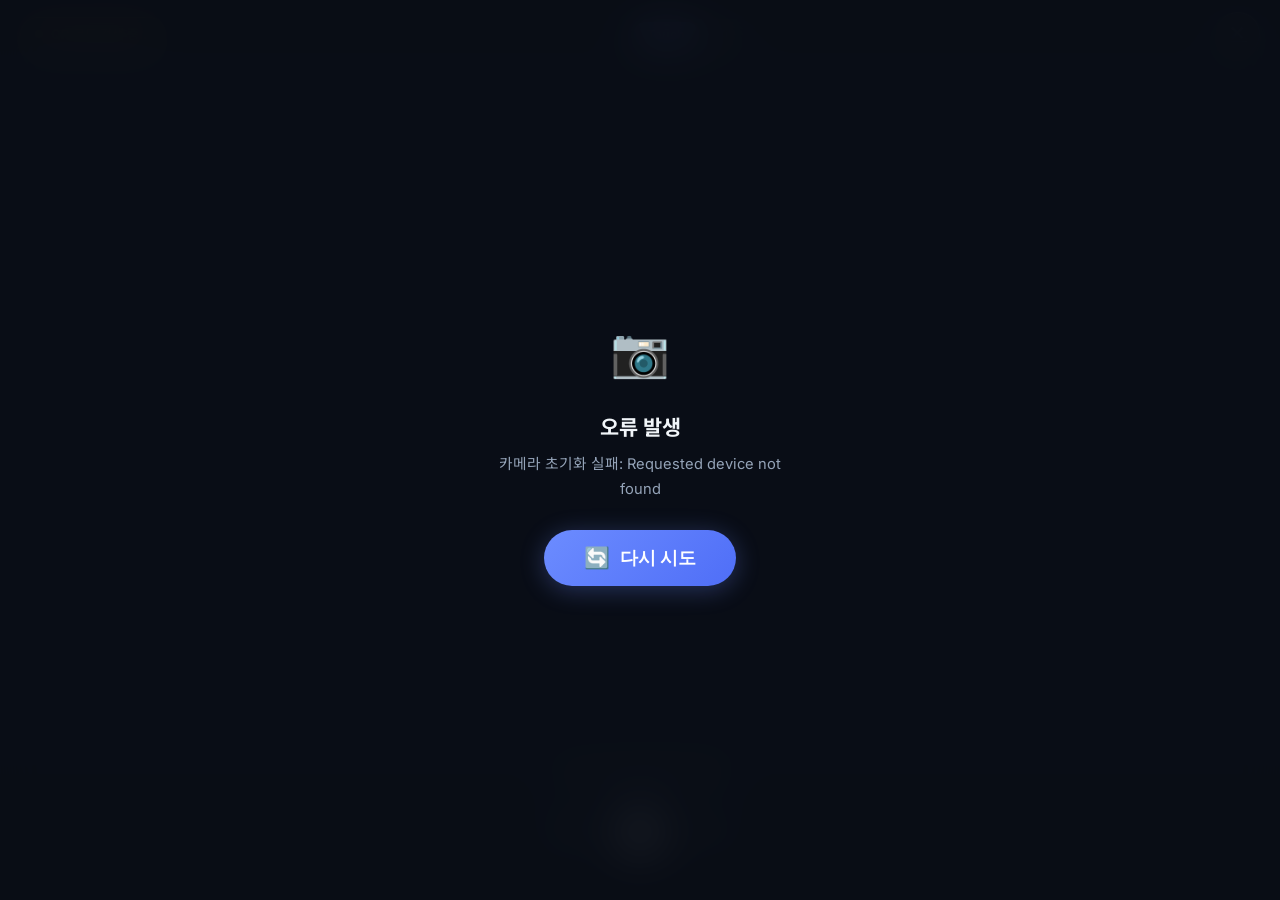
<file: tree-ar-app/measure.html>
<!DOCTYPE html>
<html lang="ko">

<head>
    <meta charset="UTF-8">
    <meta name="viewport" content="width=device-width, initial-scale=1.0, user-scalable=no">
    <meta name="description" content="QR 마커 기반 나무 높이·폭 측정">
    <title>측정 중 — TreeMeasure</title>

    <!-- jsQR: QR 코드 감지 라이브러리 -->
    <script src="js/jsqr.min.js"></script>

    <link rel="stylesheet" href="css/style.css">
    <style>
        /* 카메라 비디오 전체화면 */
        #cameraVideo {
            position: fixed;
            top: 0;
            left: 0;
            width: 100%;
            height: 100%;
            object-fit: cover;
            z-index: 1;
            background: #000;
        }

        /* Mode toggle */
        .mode-toggle {
            display: flex;
            gap: 4px;
            padding: 3px;
            background: rgba(255, 255, 255, 0.08);
            border-radius: 20px;
        }

        .mode-btn {
            padding: 5px 14px;
            border: none;
            border-radius: 16px;
            font-size: 0.78rem;
            font-weight: 600;
            cursor: pointer;
            background: transparent;
            color: rgba(255, 255, 255, 0.5);
            transition: all 0.2s ease;
            font-family: inherit;
        }

        .mode-btn.active {
            background: rgba(108, 140, 255, 0.9);
            color: #fff;
            box-shadow: 0 2px 8px rgba(108, 140, 255, 0.3);
        }

        .btn-next {
            padding: 10px 24px;
            border: none;
            border-radius: 20px;
            font-size: 0.9rem;
            font-weight: 700;
            cursor: pointer;
            background: rgba(108, 140, 255, 0.9);
            color: #fff;
            box-shadow: 0 2px 12px rgba(108, 140, 255, 0.4);
            font-family: inherit;
            transition: all 0.2s ease;
        }

        .btn-next.btn-end {
            background: rgba(74, 222, 128, 0.9);
            box-shadow: 0 2px 12px rgba(74, 222, 128, 0.4);
        }

        /* Distance info */
        .distance-info {
            position: fixed;
            top: 50px;
            left: 50%;
            transform: translateX(-50%);
            z-index: 110;
            background: rgba(0, 0, 0, 0.6);
            backdrop-filter: blur(8px);
            -webkit-backdrop-filter: blur(8px);
            border: 1px solid rgba(255, 255, 255, 0.1);
            border-radius: 8px;
            padding: 6px 14px;
            font-size: 0.8rem;
            color: rgba(255, 255, 255, 0.7);
            display: none;
            white-space: nowrap;
        }

        .distance-info.visible {
            display: block;
        }

        .distance-info strong {
            color: #4ade80;
        }

        /* QR 나무 정보 패널 */
        .tree-info-panel {
            position: fixed;
            top: 90px;
            left: 50%;
            transform: translateX(-50%);
            z-index: 110;
            background: rgba(0, 0, 0, 0.7);
            backdrop-filter: blur(10px);
            -webkit-backdrop-filter: blur(10px);
            border: 1px solid rgba(108, 140, 255, 0.4);
            border-radius: 10px;
            padding: 8px 16px;
            min-width: 180px;
            max-width: 80vw;
            display: none;
        }

        .tree-info-panel.visible {
            display: block;
        }

        .tree-info-id {
            font-size: 0.85rem;
            font-weight: 700;
            color: #6c8cff;
            margin-bottom: 4px;
        }

        .tree-info-meta {
            font-size: 0.75rem;
            color: rgba(255, 255, 255, 0.65);
            line-height: 1.5;
        }
    </style>
</head>

<body>

    <!-- Loading Overlay -->
    <div class="overlay-screen" id="loadingScreen">
        <div class="spinner"></div>
        <div class="overlay-icon">📷</div>
        <h2 class="overlay-title" id="loadingTitle">카메라 초기화 중...</h2>
        <p class="overlay-text" id="loadingText">
            카메라 권한 팝업이 뜨면 <strong>"허용"</strong>을 눌러주세요.<br>
            20×20cm QR 코드를 나무에 부착 후 비추세요.
        </p>
        <button class="btn-primary" id="retryBtn" style="display:none;">
            <span class="icon">🔄</span> 다시 시도
        </button>
    </div>

    <!-- Camera Video -->
    <video id="cameraVideo" autoplay playsinline muted style="display:none;"></video>

    <!-- Canvas Overlay (measurement lines) -->
    <canvas id="overlayCanvas"
        style="position:fixed;top:0;left:0;width:100%;height:100%;pointer-events:none;z-index:10;"></canvas>

    <!-- Touch points container -->
    <div id="touchPointsContainer"
        style="position:fixed;top:0;left:0;width:100%;height:100%;pointer-events:none;z-index:15;"></div>

    <!-- Status bar -->
    <div class="ar-status-bar" style="z-index:100;">
        <div class="status-badge status-scanning" id="statusBadge">
            <div class="status-dot"></div>
            <span id="statusText">QR 코드 검색 중...</span>
        </div>

        <!-- 측정 방식 토글 -->
        <div class="mode-toggle">
            <button class="mode-btn active" id="modeTouch">Touch</button>
            <button class="mode-btn" id="modeTilt">Tilt</button>
        </div>

        <a href="index.html" class="btn-round" title="홈으로">✕</a>
    </div>

    <!-- Distance info -->
    <div class="distance-info" id="distanceInfo">
        거리: <strong id="distanceValue">—</strong>m
    </div>

    <!-- QR 나무 정보 패널 -->
    <div class="tree-info-panel" id="treeInfoPanel">
        <div class="tree-info-id" id="treeInfoId">—</div>
        <div class="tree-info-meta" id="treeInfoMeta"></div>
    </div>

    <!-- Measurement display -->
    <div class="measurement-display" id="measurementDisplay" style="z-index:90;">
        <div class="measurement-card">
            <div class="measurement-value" id="measureValue">—</div>
            <div class="measurement-label" id="measureLabel">높이 (m)</div>
        </div>
    </div>

    <!-- Bottom controls -->
    <div class="ar-controls" style="z-index:100;">
        <div class="ar-guide-text" id="guideText">QR 코드를 카메라에 비추세요</div>
        <div class="ar-button-row">
            <button class="btn-round" id="torchBtn" title="플래시">🔦</button>
            <button class="btn-capture" id="captureBtn" title="포인트 찍기" disabled></button>
            <button class="btn-next" id="nextBtn" style="display:none;">다음 →</button>
            <button class="btn-next btn-end" id="endBtn" style="display:none;">종료 ✓</button>
            <button class="btn-round" id="resetBtn" title="초기화">↺</button>
        </div>
    </div>

    <!-- Toast -->
    <div class="toast" id="toast"></div>

    <script src="js/camera.js"></script>
    <script src="js/detector.js"></script>
    <script src="js/measure.js"></script>
    <script src="js/storage.js"></script>
    <script src="js/app.js"></script>
</body>

</html>
</file>
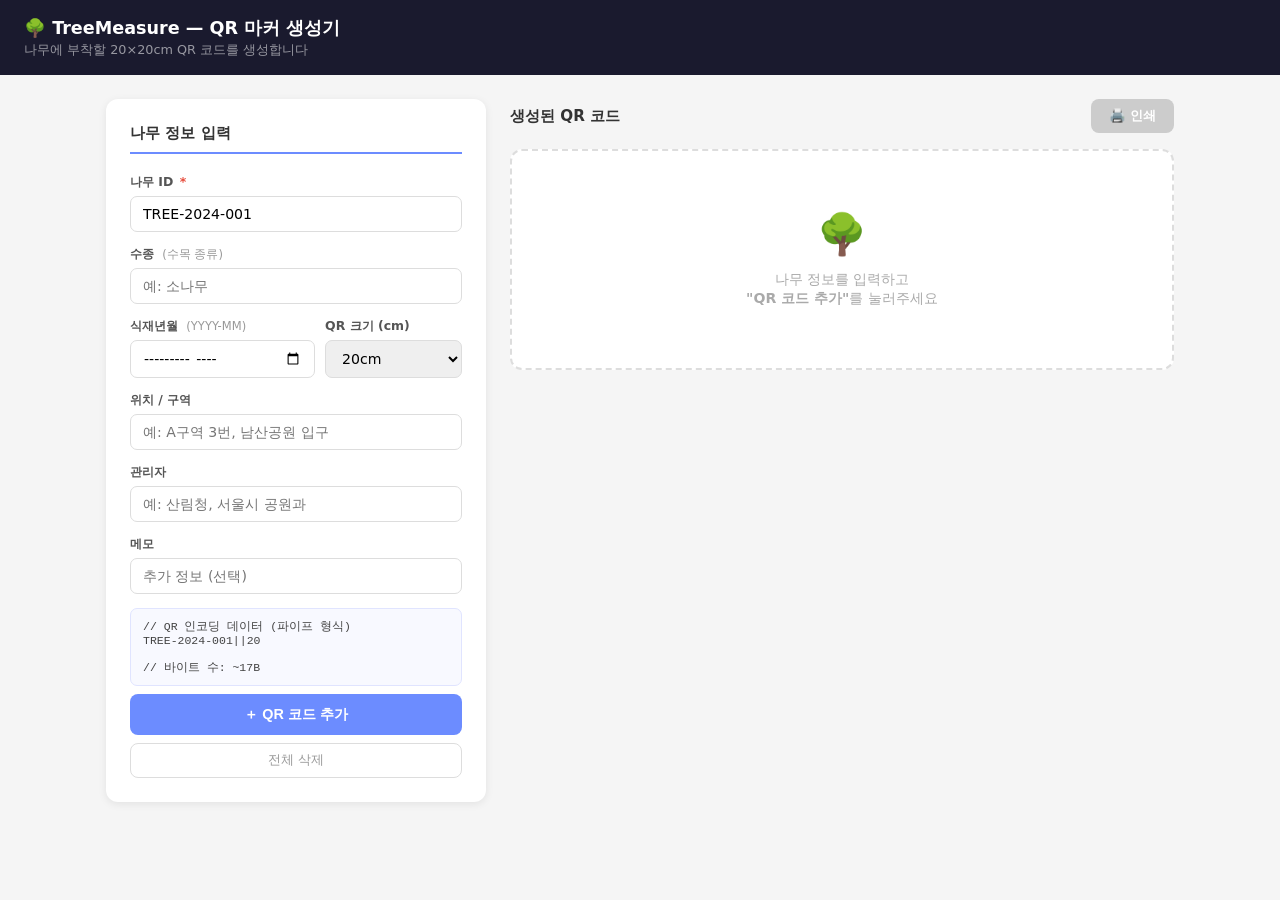
<file: tree-ar-app/qr-generator.html>
<!DOCTYPE html>
<html lang="ko">
<head>
    <meta charset="UTF-8">
    <meta name="viewport" content="width=device-width, initial-scale=1.0">
    <title>QR 마커 생성 — TreeMeasure</title>

    <!-- QR 코드 생성 라이브러리 -->
    <script src="js/qrcode.min.js"></script>

    <style>
        * { box-sizing: border-box; margin: 0; padding: 0; }

        body {
            font-family: 'Segoe UI', system-ui, sans-serif;
            background: #f5f5f5;
            color: #222;
            min-height: 100vh;
        }

        header {
            background: #1a1a2e;
            color: #fff;
            padding: 16px 24px;
            display: flex;
            align-items: center;
            gap: 12px;
        }

        header h1 { font-size: 1.1rem; font-weight: 700; }
        header p  { font-size: 0.8rem; color: rgba(255,255,255,0.55); margin-top: 2px; }

        .container {
            max-width: 1100px;
            margin: 0 auto;
            padding: 24px 16px;
            display: grid;
            grid-template-columns: 380px 1fr;
            gap: 24px;
            align-items: start;
        }

        /* ── 입력 폼 ── */
        .form-panel {
            background: #fff;
            border-radius: 12px;
            padding: 24px;
            box-shadow: 0 2px 8px rgba(0,0,0,0.08);
        }

        .form-panel h2 {
            font-size: 0.95rem;
            font-weight: 700;
            margin-bottom: 20px;
            color: #333;
            border-bottom: 2px solid #6c8cff;
            padding-bottom: 8px;
        }

        .field {
            margin-bottom: 14px;
        }

        label {
            display: block;
            font-size: 0.78rem;
            font-weight: 600;
            color: #555;
            margin-bottom: 5px;
        }

        label .required { color: #e74c3c; margin-left: 2px; }
        label .hint     { font-weight: 400; color: #999; font-size: 0.72rem; margin-left: 4px; }

        input, select {
            width: 100%;
            padding: 9px 12px;
            border: 1px solid #ddd;
            border-radius: 7px;
            font-size: 0.88rem;
            font-family: inherit;
            outline: none;
            transition: border 0.2s;
        }

        input:focus, select:focus {
            border-color: #6c8cff;
            box-shadow: 0 0 0 3px rgba(108,140,255,0.12);
        }

        .field-row {
            display: grid;
            grid-template-columns: 1fr 1fr;
            gap: 10px;
        }

        .btn-add {
            width: 100%;
            padding: 11px;
            background: #6c8cff;
            color: #fff;
            border: none;
            border-radius: 8px;
            font-size: 0.9rem;
            font-weight: 700;
            cursor: pointer;
            margin-top: 8px;
            transition: background 0.2s;
        }

        .btn-add:hover { background: #5a7aee; }

        .btn-clear-all {
            width: 100%;
            padding: 8px;
            background: transparent;
            color: #999;
            border: 1px solid #ddd;
            border-radius: 8px;
            font-size: 0.8rem;
            cursor: pointer;
            margin-top: 8px;
        }

        .btn-clear-all:hover { color: #e74c3c; border-color: #e74c3c; }

        /* JSON 미리보기 */
        .json-preview {
            background: #f8f9ff;
            border: 1px solid #e0e4ff;
            border-radius: 7px;
            padding: 10px 12px;
            font-family: 'Fira Code', 'Courier New', monospace;
            font-size: 0.72rem;
            color: #444;
            white-space: pre;
            overflow-x: auto;
            margin-top: 14px;
        }

        /* ── QR 목록 패널 ── */
        .list-panel {}

        .list-header {
            display: flex;
            align-items: center;
            justify-content: space-between;
            margin-bottom: 16px;
        }

        .list-header h2 {
            font-size: 0.95rem;
            font-weight: 700;
            color: #333;
        }

        .btn-print {
            padding: 8px 18px;
            background: #2ecc71;
            color: #fff;
            border: none;
            border-radius: 8px;
            font-size: 0.83rem;
            font-weight: 700;
            cursor: pointer;
            transition: background 0.2s;
        }

        .btn-print:hover { background: #27ae60; }
        .btn-print:disabled { background: #ccc; cursor: default; }

        .empty-state {
            text-align: center;
            padding: 60px 20px;
            color: #aaa;
            font-size: 0.88rem;
            background: #fff;
            border-radius: 12px;
            border: 2px dashed #ddd;
        }

        .empty-state .icon { font-size: 2.5rem; margin-bottom: 12px; }

        /* QR 카드 그리드 */
        .qr-grid {
            display: grid;
            grid-template-columns: repeat(auto-fill, minmax(200px, 1fr));
            gap: 16px;
        }

        .qr-card {
            background: #fff;
            border-radius: 10px;
            padding: 16px;
            box-shadow: 0 2px 8px rgba(0,0,0,0.07);
            text-align: center;
            position: relative;
        }

        .qr-card .qr-inner canvas, .qr-card .qr-inner img {
            width: 160px !important;
            height: 160px !important;
            display: block;
            margin: 0 auto;
        }

        .qr-card .card-id {
            font-size: 0.85rem;
            font-weight: 700;
            color: #333;
            margin-bottom: 3px;
        }

        .qr-card .card-species {
            font-size: 0.75rem;
            color: #6c8cff;
            font-weight: 600;
            margin-bottom: 2px;
        }

        .qr-card .card-meta {
            font-size: 0.7rem;
            color: #999;
            line-height: 1.5;
        }

        .qr-card .card-qr-note {
            font-size: 0.6rem;
            color: #bbb;
            font-family: monospace;
            margin-top: 5px;
            background: #f5f5f5;
            border-radius: 4px;
            padding: 2px 6px;
        }

        .qr-card .card-size-badge {
            position: absolute;
            top: 8px;
            right: 8px;
            background: #f0f3ff;
            color: #6c8cff;
            font-size: 0.65rem;
            font-weight: 700;
            padding: 2px 7px;
            border-radius: 10px;
        }

        .qr-card .btn-remove {
            position: absolute;
            top: 8px;
            left: 8px;
            background: none;
            border: none;
            color: #ccc;
            font-size: 1rem;
            cursor: pointer;
            line-height: 1;
            padding: 2px;
        }

        .qr-card .btn-remove:hover { color: #e74c3c; }

        .qr-card .btn-download {
            margin-top: 8px;
            padding: 5px 12px;
            background: #f0f3ff;
            color: #6c8cff;
            border: none;
            border-radius: 6px;
            font-size: 0.72rem;
            font-weight: 600;
            cursor: pointer;
        }

        .qr-card .btn-download:hover { background: #e0e6ff; }

        /* 20cm 인쇄 가이드 */
        .print-guide {
            margin-top: 12px;
            padding: 10px 14px;
            background: #fffbea;
            border: 1px solid #f0c040;
            border-radius: 8px;
            font-size: 0.78rem;
            color: #7a5c00;
        }

        /* ── 인쇄 레이아웃 ── */
        @media print {
            @page { margin: 5mm; }

            header, .form-panel, .list-header .btn-print, .btn-remove,
            .btn-download, .print-guide, .btn-clear-all { display: none !important; }

            body { background: #fff; }

            .container {
                display: block;
                padding: 0;
                max-width: 100%;
            }

            .qr-grid {
                display: flex;
                flex-direction: column;
                align-items: center;
                gap: 50px;
                page-break-inside: auto;
            }

            .qr-card {
                border: none;
                border-radius: 0;
                padding: 0;
                page-break-inside: avoid;
                box-shadow: none;
                width: 100%;
                max-width: 100%;
                text-align: center;
                position: relative;
            }

            /* 실제 설정된 크기(cm)로 출력 */
            .qr-card canvas, .qr-card img {
                width: var(--print-size, 20cm) !important;
                height: var(--print-size, 20cm) !important;
                margin: 0 auto;
            }

            .qr-card .qr-inner {
                margin-bottom: 20px !important;
            }

            /* 인쇄 시 텍스트 가독성 향상 */
            .qr-card .card-id { font-size: 1.5rem; }
            .qr-card .card-species { font-size: 1.2rem; margin-bottom: 5px; }
            .qr-card .card-meta { font-size: 1.1rem; line-height: 1.6; }
            .qr-card .card-qr-note { font-size: 1rem; margin-top: 10px; }
            .qr-card .card-size-badge { display: none; }
        }

        @media (max-width: 768px) {
            .container {
                grid-template-columns: 1fr;
            }
        }
    </style>
</head>
<body>

<header>
    <div>
        <h1>🌳 TreeMeasure — QR 마커 생성기</h1>
        <p>나무에 부착할 20×20cm QR 코드를 생성합니다</p>
    </div>
</header>

<div class="container">

    <!-- ── 입력 폼 ── -->
    <div class="form-panel">
        <h2>나무 정보 입력</h2>

        <div class="field">
            <label>나무 ID <span class="required">*</span></label>
            <input type="text" id="fId" placeholder="예: TREE-2024-001" value="TREE-2024-001">
        </div>

        <div class="field">
            <label>수종 <span class="hint">(수목 종류)</span></label>
            <input type="text" id="fSpecies" list="speciesList" placeholder="예: 소나무">
            <datalist id="speciesList">
                <option value="소나무">
                <option value="잣나무">
                <option value="느티나무">
                <option value="은행나무">
                <option value="벚나무">
                <option value="참나무">
                <option value="단풍나무">
                <option value="메타세쿼이아">
                <option value="리기다소나무">
                <option value="낙엽송">
            </datalist>
        </div>

        <div class="field-row">
            <div class="field">
                <label>식재년월 <span class="hint">(YYYY-MM)</span></label>
                <input type="month" id="fPlanted">
            </div>
            <div class="field">
                <label>QR 크기 (cm)</label>
                <select id="fSize">
                    <option value="15">15cm</option>
                    <option value="20" selected>20cm</option>
                    <option value="25">25cm</option>
                    <option value="30">30cm</option>
                </select>
            </div>
        </div>

        <div class="field">
            <label>위치 / 구역</label>
            <input type="text" id="fLocation" placeholder="예: A구역 3번, 남산공원 입구">
        </div>

        <div class="field">
            <label>관리자</label>
            <input type="text" id="fManager" placeholder="예: 산림청, 서울시 공원과">
        </div>

        <div class="field">
            <label>메모</label>
            <input type="text" id="fNote" placeholder="추가 정보 (선택)">
        </div>

        <div class="json-preview" id="jsonPreview">{}</div>

        <button class="btn-add" onclick="addQR()">＋ QR 코드 추가</button>
        <button class="btn-clear-all" onclick="clearAll()">전체 삭제</button>
    </div>

    <!-- ── QR 목록 ── -->
    <div class="list-panel">
        <div class="list-header">
            <h2>생성된 QR 코드 <span id="countBadge" style="font-size:0.8rem;color:#999;font-weight:400;"></span></h2>
            <button class="btn-print" id="printBtn" onclick="window.print()" disabled>🖨️ 인쇄</button>
        </div>

        <div id="emptyState" class="empty-state">
            <div class="icon">🌳</div>
            나무 정보를 입력하고<br><strong>"QR 코드 추가"</strong>를 눌러주세요
        </div>

        <div class="qr-grid" id="qrGrid"></div>

        <div class="print-guide" id="printGuide" style="display:none;">
            💡 <strong>인쇄 팁:</strong> 브라우저 인쇄 설정에서 <strong>'배율을 100% 또는 기본값'</strong>으로, <strong>'여백을 최소'</strong>로 지정하세요.<br>
            설정한 크기(예: 20cm) 그대로 실제 A4 용지에 출력됩니다. 코팅 후 나무에 부착하세요.
        </div>
    </div>

</div>

<script>
    let qrList = [];

    // ── 입력값 변경 시 JSON 미리보기 업데이트 ──
    document.querySelectorAll('input, select').forEach(el => {
        el.addEventListener('input', updatePreview);
    });

    function buildData() {
        const data = {};
        const id       = document.getElementById('fId').value.trim();
        const species  = document.getElementById('fSpecies').value.trim();
        const planted  = document.getElementById('fPlanted').value;
        const size     = parseInt(document.getElementById('fSize').value);
        const location = document.getElementById('fLocation').value.trim();
        const manager  = document.getElementById('fManager').value.trim();
        const note     = document.getElementById('fNote').value.trim();

        if (id)       data.id       = id;
        if (species)  data.species  = species;
        if (planted)  data.planted  = planted;
        data.size = size;
        if (location) data.location = location;
        if (manager)  data.manager  = manager;
        if (note)     data.note     = note;

        return data;
    }

    function updatePreview() {
        const data = buildData();
        const pipe = compactJson(data);
        document.getElementById('jsonPreview').textContent =
            '// QR 인코딩 데이터 (파이프 형식)\n' + pipe +
            '\n\n// 바이트 수: ~' + new Blob([pipe]).size + 'B';
    }

    // ── QR 인코딩: ASCII 전용 (id|planted|size)
    // 한글(수종·위치·관리자)은 qrcodejs 인코딩 오류 유발 → 라벨 텍스트로만 출력
    function compactJson(obj) {
        return [obj.id || '', obj.planted || '', obj.size || 20].join('|');
    }

    updatePreview();

    // ── QR 코드 추가 ──
    function addQR() {
        const idVal = document.getElementById('fId').value.trim();
        if (!idVal) {
            document.getElementById('fId').focus();
            document.getElementById('fId').style.borderColor = '#e74c3c';
            setTimeout(() => document.getElementById('fId').style.borderColor = '', 1500);
            return;
        }

        const data = buildData();
        const uid  = Date.now();
        qrList.push({ uid, data });

        renderCard(uid, data);
        updateListUI();

        // ID 자동 증가 (마지막 숫자 +1)
        const nextId = idVal.replace(/(\d+)$/, (m) => String(parseInt(m) + 1).padStart(m.length, '0'));
        document.getElementById('fId').value = nextId;
        updatePreview();
    }

    // ── 카드 렌더링 ──
    function renderCard(uid, data) {
        document.getElementById('emptyState').style.display = 'none';

        const card = document.createElement('div');
        card.className = 'qr-card';
        card.id = `card-${uid}`;
        card.style.setProperty('--print-size', `${data.size}cm`);

        // QR 컨테이너 div (qrcodejs는 div에 렌더링)
        const qrDiv = document.createElement('div');
        qrDiv.className = 'qr-inner';
        qrDiv.style.marginBottom = '10px';
        card.appendChild(qrDiv);

        // 나머지 정보
        card.innerHTML += `
            <button class="btn-remove" onclick="removeQR(${uid})" title="삭제">✕</button>
            <div class="card-size-badge">${data.size}cm</div>
            <div class="card-id">${data.id}</div>
            ${data.species  ? `<div class="card-species">${data.species}</div>` : ''}
            <div class="card-meta">
                ${data.location ? '📍 ' + data.location + '<br>' : ''}
                ${data.planted  ? '🌱 식재: '  + data.planted  + '<br>' : ''}
                ${data.manager  ? '👤 ' + data.manager : ''}
            </div>
            <div class="card-qr-note">QR: ${data.id}|${data.planted||''}|${data.size}</div>
            <button class="btn-download" onclick="downloadQR(${uid})">⬇ PNG 저장</button>
        `;

        // qrDiv는 innerHTML 후 사라지므로 다시 앞에 삽입
        card.insertBefore(qrDiv, card.firstChild);

        // QR 코드 생성 (qrcodejs API)
        // 인쇄 품질을 위해 캔버스 해상도는 800px로 크게 생성합니다.
        new QRCode(qrDiv, {
            text: compactJson(data),
            width: 800,
            height: 800,
            colorDark: '#000000',
            colorLight: '#ffffff',
            correctLevel: QRCode.CorrectLevel.H, // 야외 환경 인식률 강화를 위해 오류 복원 레벨을 H(30%)로 상향
        });

        document.getElementById('qrGrid').appendChild(card);
    }

    // ── QR PNG 다운로드 ──
    function downloadQR(uid) {
        const data = qrList.find(q => q.uid === uid)?.data;
        if (!data) return;
        const card   = document.getElementById(`card-${uid}`);
        // qrcodejs는 canvas 또는 img를 생성 — canvas 우선, 없으면 img 사용
        const canvas = card.querySelector('canvas');
        const img    = card.querySelector('.qr-inner img');
        const link   = document.createElement('a');
        link.download = `QR_${data.id || uid}.png`;
        
        if (canvas) {
            // 다운로드 이미지로 프린트할 때 인식률이 떨어지는 것을 방지하기 위해 
            // QR 표준 규격인 4 module 이상의 물리적 흰색 여백(Quiet Zone)을 이미지 밖으로 그려 넣습니다.
            const margin = 100; // 800px 기준 충분한 여백 확보
            const sizeWithMargin = canvas.width + (margin * 2);
            
            const paddedCanvas = document.createElement('canvas');
            paddedCanvas.width = sizeWithMargin;
            paddedCanvas.height = sizeWithMargin;
            
            const ctx = paddedCanvas.getContext('2d');
            // 여백 영역을 흰색으로 완전히 채우기
            ctx.fillStyle = '#ffffff';
            ctx.fillRect(0, 0, sizeWithMargin, sizeWithMargin);
            // 중앙에 원본 원본 QR 코드 안착
            ctx.drawImage(canvas, margin, margin);
            
            link.href = paddedCanvas.toDataURL('image/png');
            link.click();
        } else if (img) {
            link.href = img.src;
            link.click();
        }
    }

    // ── 카드 삭제 ──
    function removeQR(uid) {
        qrList = qrList.filter(q => q.uid !== uid);
        const card = document.getElementById(`card-${uid}`);
        if (card) card.remove();
        updateListUI();
    }

    // ── 전체 삭제 ──
    function clearAll() {
        if (qrList.length === 0) return;
        if (!confirm('생성된 QR 코드를 모두 삭제할까요?')) return;
        qrList = [];
        document.getElementById('qrGrid').innerHTML = '';
        updateListUI();
    }

    // ── UI 상태 업데이트 ──
    function updateListUI() {
        const count = qrList.length;
        document.getElementById('countBadge').textContent = count > 0 ? `(${count}개)` : '';
        document.getElementById('printBtn').disabled = count === 0;
        document.getElementById('printGuide').style.display = count > 0 ? 'block' : 'none';
        if (count === 0) {
            document.getElementById('emptyState').style.display = 'block';
        }
    }

    // ── 엔터로 추가 ──
    document.querySelectorAll('input').forEach(el => {
        el.addEventListener('keydown', e => {
            if (e.key === 'Enter') addQR();
        });
    });
</script>

</body>
</html>
</file>
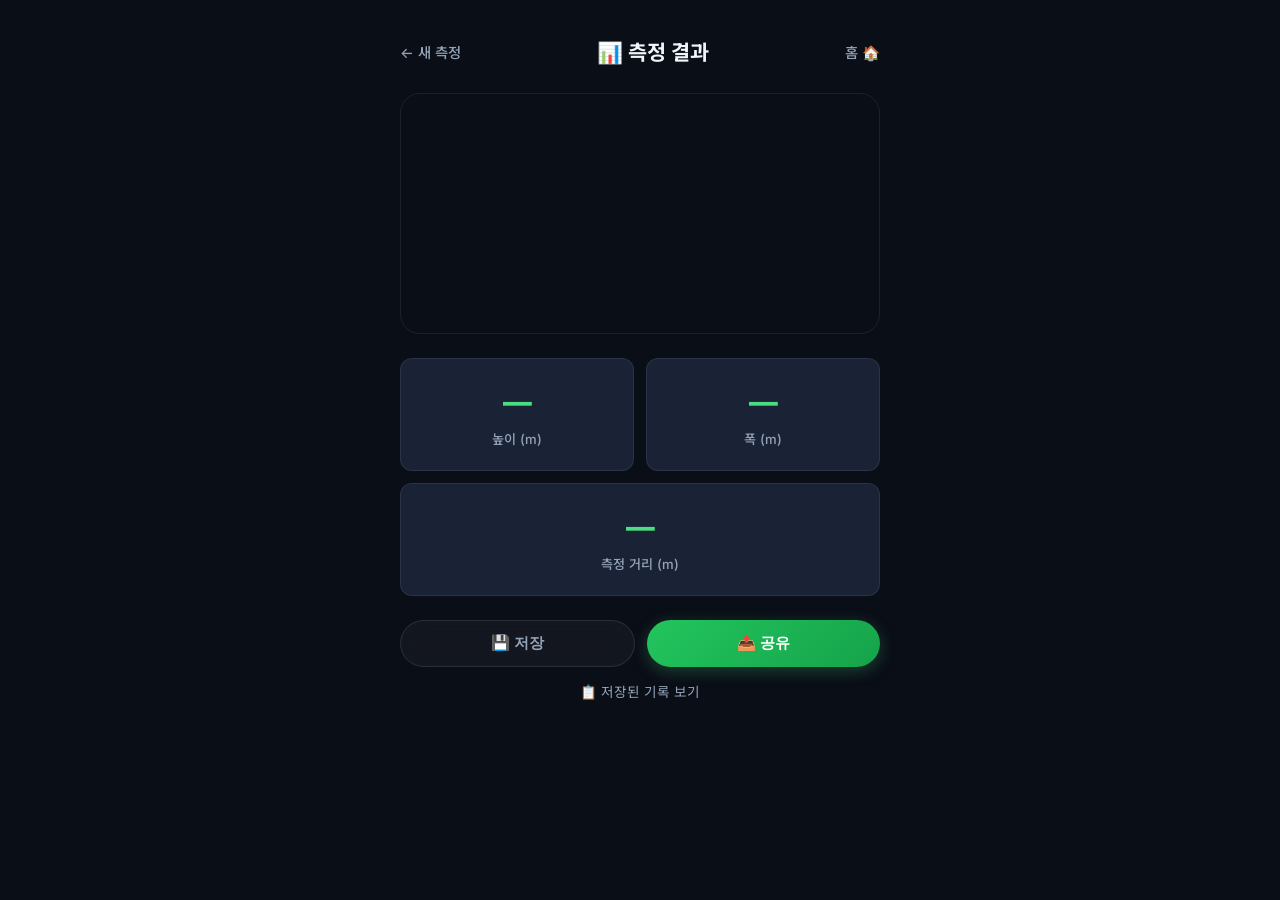
<file: tree-ar-app/result.html>
<!DOCTYPE html>
<html lang="ko">

<head>
    <meta charset="UTF-8">
    <meta name="viewport" content="width=device-width, initial-scale=1.0, user-scalable=no">
    <meta name="description" content="나무 측정 결과">
    <title>측정 결과 — TreeMeasure</title>
    <link rel="stylesheet" href="css/style.css">
    <style>
        .gps-info {
            width: 100%;
            max-width: 480px;
            background: var(--bg-card);
            border: 1px solid var(--border);
            border-radius: var(--radius-md);
            padding: 14px 20px;
            margin-bottom: 24px;
            font-size: 0.82rem;
            color: var(--text-muted);
            display: flex;
            align-items: center;
            gap: 10px;
        }

        .gps-info .icon {
            font-size: 1.2rem;
        }

        .gps-coords {
            font-family: 'Fira Code', monospace;
            font-size: 0.78rem;
            color: var(--text);
        }

        .tree-info-card {
            width: 100%;
            max-width: 480px;
            background: var(--bg-card);
            border: 1px solid rgba(108, 140, 255, 0.3);
            border-radius: var(--radius-md);
            padding: 14px 20px;
            margin-bottom: 16px;
        }

        .tree-info-card .tree-id {
            font-size: 1rem;
            font-weight: 700;
            color: #6c8cff;
            margin-bottom: 8px;
        }

        .tree-info-grid {
            display: grid;
            grid-template-columns: 1fr 1fr;
            gap: 6px 16px;
            font-size: 0.8rem;
        }

        .tree-info-grid .label {
            color: var(--text-muted);
        }

        .tree-info-grid .value {
            color: var(--text);
            font-weight: 500;
        }
    </style>
</head>

<body>

    <div class="result-page">
        <div class="result-header">
            <a href="measure.html" class="btn-back">← 새 측정</a>
            <h1 class="result-title">📊 측정 결과</h1>
            <a href="index.html" class="btn-back">홈 🏠</a>
        </div>

        <!-- Tree Info (QR 데이터) -->
        <div class="tree-info-card" id="treeInfoCard" style="display:none;">
            <div class="tree-id" id="treeInfoId">—</div>
            <div class="tree-info-grid" id="treeInfoGrid"></div>
        </div>

        <!-- Captured image -->
        <div class="result-image-container" id="resultImageContainer">
            <canvas id="resultCanvas"></canvas>
        </div>

        <!-- Measurement data -->
        <div class="result-data">
            <div class="data-card">
                <div class="data-value" id="resultHeight">—</div>
                <div class="data-label">높이 (m)</div>
            </div>
            <div class="data-card">
                <div class="data-value" id="resultWidth">—</div>
                <div class="data-label">폭 (m)</div>
            </div>
            <div class="data-card full-width">
                <div class="data-value" id="resultDistance">—</div>
                <div class="data-label">측정 거리 (m)</div>
            </div>
        </div>

        <!-- GPS info -->
        <div class="gps-info" id="gpsInfo" style="display:none;">
            <span class="icon">📍</span>
            <div>
                <div style="margin-bottom:2px;">GPS 위치</div>
                <div class="gps-coords" id="gpsCoords">—</div>
            </div>
        </div>

        <!-- Actions -->
        <div class="result-actions">
            <button class="btn-secondary" id="saveBtn">
                💾 저장
            </button>
            <button class="btn-success" id="shareBtn">
                📤 공유
            </button>
        </div>

        <div style="margin-top:12px;text-align:center;">
            <a href="history.html" style="font-size:0.85rem;color:var(--text-muted);text-decoration:none;">
                📋 저장된 기록 보기
            </a>
        </div>
    </div>

    <div class="toast" id="toast"></div>

    <script src="js/storage.js"></script>
    <script>
        document.addEventListener('DOMContentLoaded', () => {
            const data = JSON.parse(sessionStorage.getItem('measurementResult') || '{}');

            // QR 나무 정보 표시
            if (data.treeData && data.treeData.id) {
                const td = data.treeData;
                document.getElementById('treeInfoCard').style.display = 'block';
                document.getElementById('treeInfoId').textContent = `🌳 ${td.id}`;

                const fields = [
                    ['수종', td.species],
                    ['식재일', td.planted],
                    ['위치', td.location],
                    ['관리자', td.manager],
                ];
                const grid = document.getElementById('treeInfoGrid');
                fields.forEach(([label, value]) => {
                    if (!value) return;
                    grid.innerHTML += `<span class="label">${label}</span><span class="value">${value}</span>`;
                });
            }

            // 측정값 표시
            if (data.height != null) {
                document.getElementById('resultHeight').textContent =
                    typeof data.height === 'number' ? data.height.toFixed(2) : data.height;
            }
            if (data.width != null) {
                document.getElementById('resultWidth').textContent =
                    typeof data.width === 'number' ? data.width.toFixed(2) : data.width;
            }
            if (data.distance != null) {
                document.getElementById('resultDistance').textContent =
                    typeof data.distance === 'number' ? data.distance.toFixed(2) : data.distance;
            }

            // GPS 표시
            if (data.gps && data.gps.lat && data.gps.lng) {
                document.getElementById('gpsInfo').style.display = 'flex';
                document.getElementById('gpsCoords').textContent =
                    `${data.gps.lat.toFixed(6)}, ${data.gps.lng.toFixed(6)} (±${Math.round(data.gps.accuracy || 0)}m)`;
            }

            // 캡처 이미지 복원
            if (data.imageData) {
                const canvas = document.getElementById('resultCanvas');
                const ctx = canvas.getContext('2d');
                const img = new Image();
                img.onload = () => {
                    canvas.width = img.width;
                    canvas.height = img.height;
                    ctx.drawImage(img, 0, 0);
                };
                img.src = data.imageData;
            }

            // 저장 버튼
            const saveBtn = document.getElementById('saveBtn');
            saveBtn.addEventListener('click', async () => {
                saveBtn.disabled = true;
                saveBtn.textContent = '저장 중...';
                try {
                    await TreeStorage.save({
                        ...data,
                        timestamp: Date.now(),
                    });
                    saveBtn.textContent = '✅ 저장됨';
                    showToast('💾 저장되었습니다 — 기록 보기에서 확인하세요');
                } catch (e) {
                    console.error('[Result] 저장 실패:', e);
                    saveBtn.disabled = false;
                    saveBtn.textContent = '💾 저장';
                    showToast('❌ 저장 실패: ' + e.message);
                }
            });

            // 공유 버튼
            document.getElementById('shareBtn').addEventListener('click', async () => {
                let shareText = `🌳 나무 측정 결과\n`;
                if (data.treeData && data.treeData.id) {
                    shareText += `나무 ID: ${data.treeData.id}\n`;
                    if (data.treeData.species) shareText += `수종: ${data.treeData.species}\n`;
                }
                shareText += `높이: ${data.height?.toFixed(2) || '—'}m\n`;
                shareText += `폭: ${data.width?.toFixed(2) || '—'}m\n`;
                shareText += `거리: ${data.distance?.toFixed(2) || '—'}m`;

                if (data.gps && data.gps.lat) {
                    shareText += `\n📍 GPS: ${data.gps.lat.toFixed(6)}, ${data.gps.lng.toFixed(6)}`;
                }

                if (navigator.share) {
                    try {
                        await navigator.share({ title: 'TreeMeasure 결과', text: shareText });
                    } catch (e) { /* 취소 */ }
                } else {
                    await navigator.clipboard.writeText(shareText);
                    showToast('📋 클립보드에 복사됨');
                }
            });
        });

        function showToast(msg) {
            const toast = document.getElementById('toast');
            toast.textContent = msg;
            toast.classList.add('show');
            setTimeout(() => toast.classList.remove('show'), 2500);
        }
    </script>
</body>

</html>
</file>
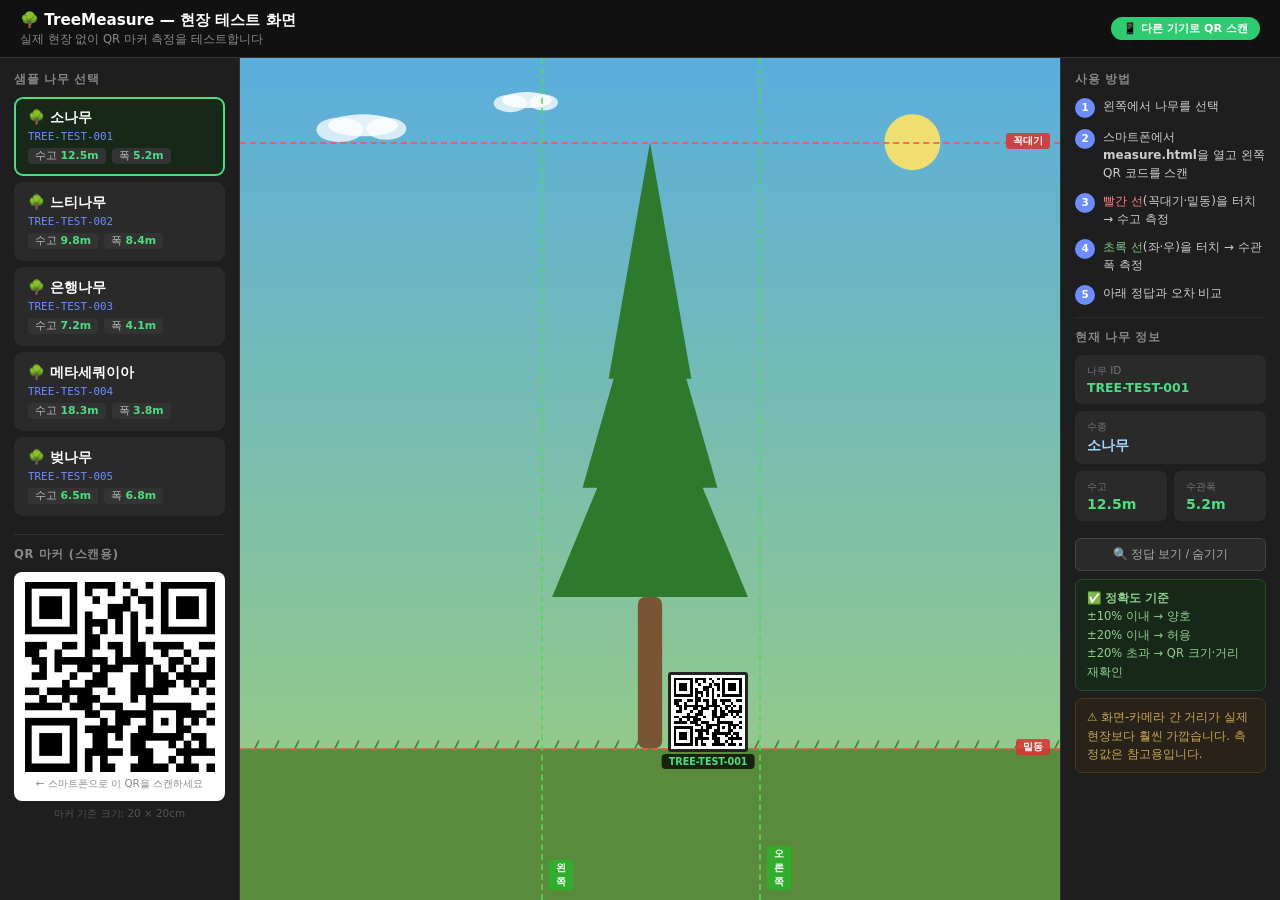
<file: tree-ar-app/test-scene.html>
<!DOCTYPE html>
<html lang="ko">
<head>
    <meta charset="UTF-8">
    <meta name="viewport" content="width=device-width, initial-scale=1.0">
    <title>현장 테스트 화면 — TreeMeasure</title>
    <script src="js/qrcode.min.js"></script>
    <style>
        * { box-sizing: border-box; margin: 0; padding: 0; }

        body {
            font-family: 'Segoe UI', system-ui, sans-serif;
            background: #1a1a1a;
            color: #eee;
            height: 100vh;
            overflow: hidden;
            display: flex;
            flex-direction: column;
        }

        /* ── 헤더 ── */
        header {
            background: #111;
            border-bottom: 1px solid #333;
            padding: 10px 20px;
            display: flex;
            align-items: center;
            justify-content: space-between;
            flex-shrink: 0;
        }
        header h1 { font-size: 0.95rem; font-weight: 700; color: #fff; }
        header p  { font-size: 0.72rem; color: #888; margin-top: 1px; }
        .how-to-badge {
            background: #2ecc71; color: #fff;
            font-size: 0.7rem; font-weight: 700;
            padding: 4px 12px; border-radius: 20px; white-space: nowrap;
        }

        /* ── 3단 레이아웃 ── */
        .layout {
            display: grid;
            grid-template-columns: 240px 1fr 220px;
            flex: 1;
            overflow: hidden;
        }

        /* ── 왼쪽 패널 ── */
        .side-panel {
            background: #1e1e1e;
            border-right: 1px solid #333;
            padding: 14px;
            overflow-y: auto;
            display: flex;
            flex-direction: column;
            gap: 0;
        }

        .panel-title {
            font-size: 0.72rem; font-weight: 700;
            color: #888; text-transform: uppercase;
            letter-spacing: 0.06em; margin-bottom: 10px;
        }

        .tree-item {
            background: #2a2a2a;
            border: 2px solid transparent;
            border-radius: 9px;
            padding: 10px 12px;
            margin-bottom: 6px;
            cursor: pointer;
            transition: all 0.15s;
        }
        .tree-item:hover  { border-color: #555; }
        .tree-item.active { border-color: #4ade80; background: #182818; }
        .tree-item .name  { font-size: 0.85rem; font-weight: 700; color: #fff; margin-bottom: 3px; }
        .tree-item .tid   { font-size: 0.68rem; color: #6c8cff; font-family: monospace; margin-bottom: 5px; }
        .tree-item .dims  { display: flex; gap: 6px; }
        .dim-badge {
            background: #333; border-radius: 4px;
            padding: 1px 7px; font-size: 0.68rem; color: #bbb;
        }
        .dim-badge span { color: #4ade80; font-weight: 700; }

        hr.div { border: none; border-top: 1px solid #333; margin: 12px 0; }

        /* 스캔용 QR */
        .qr-wrap {
            background: #fff;
            border-radius: 8px;
            padding: 10px;
            text-align: center;
            flex-shrink: 0;
        }
        .qr-wrap canvas, .qr-wrap img { display: block; margin: 0 auto; width: 190px !important; height: 190px !important; }
        .qr-hint { font-size: 0.65rem; color: #888; margin-top: 5px; }

        /* ── 가운데 장면 ── */
        .scene {
            position: relative;
            overflow: hidden;
            background: linear-gradient(180deg, #6ab8e8 0%, #9ecf7a 68%, #5a8a3c 100%);
        }

        /* SVG는 scene을 꽉 채움 */
        #treeSVG {
            position: absolute;
            top: 0; left: 0;
            width: 100%; height: 100%;
        }

        /* QR 마커 (scene 위) */
        .scene-qr {
            position: absolute;
            background: #fff;
            border: 3px solid #222;
            border-radius: 3px;
            padding: 3px;
            z-index: 10;
        }
        .scene-qr canvas, .scene-qr img { display: block; width: 68px !important; height: 68px !important; }
        .scene-qr-label {
            position: absolute;
            bottom: -20px; left: 50%;
            transform: translateX(-50%);
            background: rgba(0,0,0,0.75);
            color: #4ade80;
            font-size: 0.6rem; font-weight: 700;
            padding: 2px 7px; border-radius: 4px;
            white-space: nowrap;
        }

        /* 참조선 */
        .ref-h {
            position: absolute; left: 0; right: 0;
            border-top: 2px dashed rgba(255, 80, 80, 0.8);
            pointer-events: none; z-index: 5;
        }
        .ref-h .rl {
            position: absolute; right: 10px; top: -11px;
            background: rgba(220,50,50,0.85); color: #fff;
            font-size: 0.65rem; font-weight: 700;
            padding: 1px 7px; border-radius: 3px;
        }
        .ref-v {
            position: absolute; top: 0; bottom: 0;
            border-left: 2px dashed rgba(80, 220, 80, 0.8);
            pointer-events: none; z-index: 5;
        }
        .ref-v .rl {
            position: absolute; bottom: 10px; left: 6px;
            background: rgba(40,180,40,0.85); color: #fff;
            font-size: 0.65rem; font-weight: 700;
            padding: 1px 7px; border-radius: 3px;
        }

        /* ── 오른쪽 패널 ── */
        .info-panel {
            background: #1e1e1e;
            border-left: 1px solid #333;
            padding: 14px;
            overflow-y: auto;
        }

        .steps { list-style: none; margin-bottom: 12px; }
        .steps li {
            display: flex; gap: 8px;
            font-size: 0.75rem; color: #ccc;
            line-height: 1.5; margin-bottom: 10px;
        }
        .step-n {
            min-width: 20px; height: 20px;
            background: #6c8cff; color: #fff;
            border-radius: 50%; font-size: 0.65rem; font-weight: 700;
            display: flex; align-items: center; justify-content: center;
            flex-shrink: 0; margin-top: 1px;
        }

        .info-card {
            background: #2a2a2a; border-radius: 7px;
            padding: 9px 12px; margin-bottom: 7px;
        }
        .info-card .lbl { font-size: 0.65rem; color: #777; margin-bottom: 2px; }
        .info-card .val { font-size: 0.88rem; font-weight: 700; color: #4ade80; }
        .info-card .val.blue { color: #a0d8ff; }

        .two-col { display: grid; grid-template-columns: 1fr 1fr; gap: 7px; }

        .answer-btn {
            width: 100%; padding: 7px;
            background: #2a2a2a; border: 1px solid #444; border-radius: 6px;
            color: #aaa; font-size: 0.75rem; cursor: pointer; margin-top: 10px;
        }
        .answer-btn:hover { background: #333; }

        .answer-box {
            display: none;
            background: #111828; border: 1px solid #2a3a5a;
            border-radius: 7px; padding: 10px; margin-top: 7px;
        }
        .answer-box.show { display: block; }
        .ans-row {
            display: flex; justify-content: space-between;
            font-size: 0.73rem; padding: 4px 0;
            border-bottom: 1px solid #1a2a3a;
        }
        .ans-row:last-child { border-bottom: none; }
        .ans-row .k { color: #778; }
        .ans-row .v { color: #6c8cff; font-weight: 700; }

        .tip {
            background: #182818; border: 1px solid #2a4a2a;
            border-radius: 7px; padding: 9px 11px;
            font-size: 0.72rem; color: #8ecf8e;
            line-height: 1.6; margin-top: 8px;
        }
        .warn {
            background: #28221a; border: 1px solid #4a3a10;
            border-radius: 7px; padding: 9px 11px;
            font-size: 0.72rem; color: #c8a850;
            line-height: 1.6; margin-top: 7px;
        }
    </style>
</head>
<body>

<header>
    <div>
        <h1>🌳 TreeMeasure — 현장 테스트 화면</h1>
        <p>실제 현장 없이 QR 마커 측정을 테스트합니다</p>
    </div>
    <div class="how-to-badge">📱 다른 기기로 QR 스캔</div>
</header>

<div class="layout">

    <!-- ── 왼쪽 ── -->
    <div class="side-panel">
        <div class="panel-title">샘플 나무 선택</div>
        <div id="treeList"></div>

        <hr class="div">

        <div class="panel-title">QR 마커 (스캔용)</div>
        <div class="qr-wrap">
            <div id="sideQR"></div>
            <div class="qr-hint">← 스마트폰으로 이 QR을 스캔하세요</div>
        </div>
        <div style="font-size:0.65rem;color:#555;text-align:center;margin-top:6px;">마커 기준 크기: 20 × 20cm</div>
    </div>

    <!-- ── 가운데 장면 ── -->
    <div class="scene" id="scene">
        <svg id="treeSVG" xmlns="http://www.w3.org/2000/svg"></svg>

        <!-- QR 마커 (밑동) -->
        <div class="scene-qr" id="sceneQR">
            <div id="sceneQRCanvas"></div>
            <div class="scene-qr-label" id="sceneQRLabel">QR</div>
        </div>

        <!-- 참조선 -->
        <div class="ref-h" id="refTop"><div class="rl">꼭대기</div></div>
        <div class="ref-h" id="refBot"><div class="rl">밑동</div></div>
        <div class="ref-v" id="refL"><div class="rl">왼쪽</div></div>
        <div class="ref-v" id="refR"><div class="rl">오른쪽</div></div>
    </div>

    <!-- ── 오른쪽 ── -->
    <div class="info-panel">
        <div class="panel-title">사용 방법</div>
        <ul class="steps">
            <li><div class="step-n">1</div><div>왼쪽에서 나무를 선택</div></li>
            <li><div class="step-n">2</div><div>스마트폰에서 <strong>measure.html</strong>을 열고 왼쪽 QR 코드를 스캔</div></li>
            <li><div class="step-n">3</div><div><span style="color:#ff8080">빨간 선</span>(꼭대기·밑동)을 터치 → 수고 측정</div></li>
            <li><div class="step-n">4</div><div><span style="color:#80cc80">초록 선</span>(좌·우)을 터치 → 수관폭 측정</div></li>
            <li><div class="step-n">5</div><div>아래 정답과 오차 비교</div></li>
        </ul>

        <hr class="div" style="border-color:#2a2a2a;">

        <div class="panel-title">현재 나무 정보</div>
        <div class="info-card">
            <div class="lbl">나무 ID</div>
            <div class="val" style="font-size:0.78rem;" id="infoId">—</div>
        </div>
        <div class="info-card">
            <div class="lbl">수종</div>
            <div class="val blue" id="infoSpecies">—</div>
        </div>
        <div class="two-col">
            <div class="info-card">
                <div class="lbl">수고</div>
                <div class="val" id="infoH">—</div>
            </div>
            <div class="info-card">
                <div class="lbl">수관폭</div>
                <div class="val" id="infoW">—</div>
            </div>
        </div>

        <button class="answer-btn" onclick="toggleAnswer()">🔍 정답 보기 / 숨기기</button>
        <div class="answer-box" id="ansBox">
            <div class="ans-row"><span class="k">수고</span><span class="v" id="ansH">—</span></div>
            <div class="ans-row"><span class="k">수관폭</span><span class="v" id="ansW">—</span></div>
            <div class="ans-row"><span class="k">식재년월</span><span class="v" id="ansP">—</span></div>
            <div class="ans-row"><span class="k">위치</span><span class="v" id="ansL">—</span></div>
        </div>

        <div class="tip">
            ✅ <strong>정확도 기준</strong><br>
            ±10% 이내 → 양호<br>
            ±20% 이내 → 허용<br>
            ±20% 초과 → QR 크기·거리 재확인
        </div>
        <div class="warn">
            ⚠️ 화면-카메라 간 거리가 실제 현장보다 훨씬 가깝습니다. 측정값은 참고용입니다.
        </div>
    </div>

</div>

<script>
const SAMPLES = [
    { id:'TREE-TEST-001', species:'소나무',      planted:'2005-03', location:'A구역 1번',  manager:'산림청',      size:20, height_m:12.5, width_m:5.2,  style:'conifer' },
    { id:'TREE-TEST-002', species:'느티나무',     planted:'1998-04', location:'B구역 광장', manager:'서울시',      size:20, height_m:9.8,  width_m:8.4,  style:'round'   },
    { id:'TREE-TEST-003', species:'은행나무',     planted:'2012-10', location:'C구역 가로수',manager:'구청',       size:20, height_m:7.2,  width_m:4.1,  style:'oval'    },
    { id:'TREE-TEST-004', species:'메타세쿼이아', planted:'2003-05', location:'D구역 산책로',manager:'국립공원',   size:20, height_m:18.3, width_m:3.8,  style:'tall'    },
    { id:'TREE-TEST-005', species:'벚나무',       planted:'2015-03', location:'E구역 공원', manager:'시설관리공단',size:20, height_m:6.5,  width_m:6.8,  style:'spread'  },
];

let currentIdx = 0;

/* ── 나무 목록 렌더링 ── */
function renderList() {
    const el = document.getElementById('treeList');
    el.innerHTML = '';
    SAMPLES.forEach((t, i) => {
        const d = document.createElement('div');
        d.className = 'tree-item' + (i === currentIdx ? ' active' : '');
        d.innerHTML = `
            <div class="name">🌳 ${t.species}</div>
            <div class="tid">${t.id}</div>
            <div class="dims">
                <div class="dim-badge">수고 <span>${t.height_m}m</span></div>
                <div class="dim-badge">폭 <span>${t.width_m}m</span></div>
            </div>`;
        d.onclick = () => select(i);
        el.appendChild(d);
    });
}

/* ── 나무 선택 ── */
function select(idx) {
    currentIdx = idx;
    renderList();
    const t = SAMPLES[idx];

    document.getElementById('infoId').textContent      = t.id;
    document.getElementById('infoSpecies').textContent = t.species;
    document.getElementById('infoH').textContent       = t.height_m + 'm';
    document.getElementById('infoW').textContent       = t.width_m  + 'm';
    document.getElementById('ansH').textContent        = t.height_m + 'm';
    document.getElementById('ansW').textContent        = t.width_m  + 'm';
    document.getElementById('ansP').textContent        = t.planted;
    document.getElementById('ansL').textContent        = t.location;

    const json = compactJson({
        id: t.id, species: t.species, planted: t.planted,
        location: t.location, manager: t.manager, size: t.size,
    });

    /* QR 생성 */
    generateQR('sideQR',      json, 200);
    generateQR('sceneQRCanvas', json, 68);
    document.getElementById('sceneQRLabel').textContent = t.id;

    drawScene(t);
}

/* ── QR 인코딩: ASCII 전용 (id|planted|size)
   한글은 qrcodejs 인코딩 오류 유발 → 라벨 인쇄 텍스트로만 표시 */
function compactJson(obj) {
    return [obj.id || '', obj.planted || '', obj.size || 20].join('|');
}

/* ── QR 생성 (qrcodejs: new QRCode(div, {...})) ── */
function generateQR(divId, data, size) {
    const container = document.getElementById(divId);
    container.innerHTML = ''; // 이전 QR 제거
    new QRCode(container, {
        text: data,
        width: size,
        height: size,
        colorDark: '#000000',
        colorLight: '#ffffff',
        correctLevel: QRCode.CorrectLevel.L,
    });
}

/* ── SVG 나무 장면 그리기 ── */
function drawScene(tree) {
    const scene = document.getElementById('scene');
    const sw = scene.clientWidth;
    const sh = scene.clientHeight;
    if (sw === 0 || sh === 0) { setTimeout(() => drawScene(tree), 50); return; }

    const svg = document.getElementById('treeSVG');
    svg.setAttribute('viewBox', `0 0 ${sw} ${sh}`);
    svg.innerHTML = '';

    const groundY = sh * 0.82;
    const treeH   = sh * 0.72;                      // 화면 72% 높이
    const trunkH  = treeH * 0.25;
    const trunkW  = Math.max(10, treeH * 0.04);
    const canopyH = treeH - trunkH;
    const canopyW = canopyH * (tree.width_m / tree.height_m) * 1.15;
    const cx      = sw / 2;
    const topY    = groundY - treeH;
    const trunkTopY = groundY - trunkH;

    /* 하늘 그라디언트 */
    const defs = el('defs');
    const skyGrad = el('linearGradient', { id:'sky', x1:'0', y1:'0', x2:'0', y2:'1' });
    skyGrad.innerHTML = '<stop offset="0%" stop-color="#5aaedc"/><stop offset="100%" stop-color="#9ecf7a"/>';
    defs.appendChild(skyGrad);
    svg.appendChild(defs);

    /* 배경 */
    svg.appendChild(el('rect', { x:0, y:0, width:sw, height:sh, fill:'url(#sky)' }));

    /* 태양 */
    svg.appendChild(el('circle', { cx: sw*0.82, cy: sh*0.1, r:28, fill:'#ffe566', opacity:0.9 }));

    /* 구름 2개 */
    cloud(svg, sw*0.15, sh*0.08, 70, 22);
    cloud(svg, sw*0.35, sh*0.05, 50, 16);

    /* 지면 */
    svg.appendChild(el('rect', { x:0, y:groundY, width:sw, height:sh-groundY, fill:'#5a8a3c' }));
    /* 잔디 선 */
    for (let gx = 15; gx < sw; gx += 20) {
        svg.appendChild(el('line', { x1:gx, y1:groundY, x2:gx+4, y2:groundY-8,
            stroke:'#4a7a2a', 'stroke-width':1.5 }));
    }

    /* 줄기 */
    svg.appendChild(el('rect', {
        x: cx - trunkW/2, y: trunkTopY, width: trunkW, height: trunkH,
        fill:'#7a5533', rx: trunkW*0.3,
    }));

    /* 수관 */
    const color = treeColor(tree.style);
    drawCanopy(svg, tree.style, cx, topY, canopyW, canopyH, color);

    /* 참조선 배치 */
    pos('refTop', 'top', topY    + 'px');
    pos('refBot', 'top', groundY + 'px');
    pos('refL',   'left',(cx - canopyW/2) + 'px');
    pos('refR',   'left',(cx + canopyW/2) + 'px');

    /* Scene QR 위치 (줄기 오른쪽 밑) */
    const qrEl = document.getElementById('sceneQR');
    qrEl.style.left   = (cx + trunkW/2 + 6) + 'px';
    qrEl.style.top    = (groundY - 76) + 'px';
}

function drawCanopy(svg, style, cx, topY, cw, ch, color) {
    const dark = shade(color, -25);
    const midY = topY + ch * 0.52;

    if (style === 'conifer') {
        [[0.38,0],[0.62,0.24],[0.90,0.48]].forEach(([wr, yo]) => {
            const w = cw * wr, y = topY + ch * yo, h = ch * 0.52;
            svg.appendChild(el('polygon', {
                points:`${cx},${y} ${cx-w/2},${y+h} ${cx+w/2},${y+h}`, fill: color,
            }));
        });
    } else if (style === 'round') {
        svg.appendChild(el('ellipse', { cx, cy:midY, rx:cw/2, ry:ch/2, fill:color }));
        svg.appendChild(el('ellipse', { cx:cx-cw*0.12, cy:midY+ch*0.1, rx:cw*0.28, ry:ch*0.28, fill:dark, opacity:0.45 }));
    } else if (style === 'oval') {
        svg.appendChild(el('ellipse', { cx, cy:midY, rx:cw/2, ry:ch/2, fill:color }));
        svg.appendChild(el('ellipse', { cx, cy:midY-ch*0.1, rx:cw*0.3, ry:ch*0.25, fill:shade(color,15), opacity:0.4 }));
    } else if (style === 'tall') {
        svg.appendChild(el('polygon', {
            points:`${cx},${topY} ${cx-cw/2},${topY+ch} ${cx+cw/2},${topY+ch}`, fill:color,
        }));
        svg.appendChild(el('polygon', {
            points:`${cx},${topY+ch*0.08} ${cx-cw*0.38},${topY+ch*0.5} ${cx+cw*0.38},${topY+ch*0.5}`,
            fill:dark, opacity:0.4,
        }));
    } else if (style === 'spread') {
        svg.appendChild(el('ellipse', { cx, cy:topY+ch*0.52, rx:cw/2, ry:ch*0.5, fill:color }));
        svg.appendChild(el('ellipse', { cx:cx-cw*0.28, cy:topY+ch*0.68, rx:cw*0.28, ry:ch*0.28, fill:dark }));
        svg.appendChild(el('ellipse', { cx:cx+cw*0.28, cy:topY+ch*0.68, rx:cw*0.28, ry:ch*0.28, fill:dark }));
    }
}

function cloud(svg, x, y, w, h) {
    svg.appendChild(el('ellipse', { cx:x,     cy:y,   rx:w/2, ry:h/2, fill:'rgba(255,255,255,0.82)' }));
    svg.appendChild(el('ellipse', { cx:x-w/3, cy:y+h*0.2, rx:w/3, ry:h/1.8, fill:'rgba(255,255,255,0.75)' }));
    svg.appendChild(el('ellipse', { cx:x+w/3, cy:y+h*0.15, rx:w/3.5, ry:h/2, fill:'rgba(255,255,255,0.75)' }));
}

function treeColor(style) {
    return { conifer:'#2d7a2d', round:'#3a8a3a', oval:'#5a8a2a', tall:'#1a5c1a', spread:'#4a8a50' }[style] || '#3a7a3a';
}

function shade(hex, n) {
    const v = parseInt(hex.slice(1),16);
    const clamp = x => Math.min(255,Math.max(0,x));
    const r=clamp((v>>16)+n), g=clamp(((v>>8)&0xff)+n), b=clamp((v&0xff)+n);
    return '#'+[r,g,b].map(x=>x.toString(16).padStart(2,'0')).join('');
}

function el(tag, attrs={}) {
    const e = document.createElementNS('http://www.w3.org/2000/svg', tag);
    Object.entries(attrs).forEach(([k,v]) => e.setAttribute(k,v));
    return e;
}

function pos(id, prop, val) {
    document.getElementById(id).style[prop] = val;
}

function toggleAnswer() {
    document.getElementById('ansBox').classList.toggle('show');
}

/* ── 초기화 ── */
window.addEventListener('load', () => {
    renderList();
    select(0);
});

window.addEventListener('resize', () => select(currentIdx));
</script>
</body>
</html>
</file>
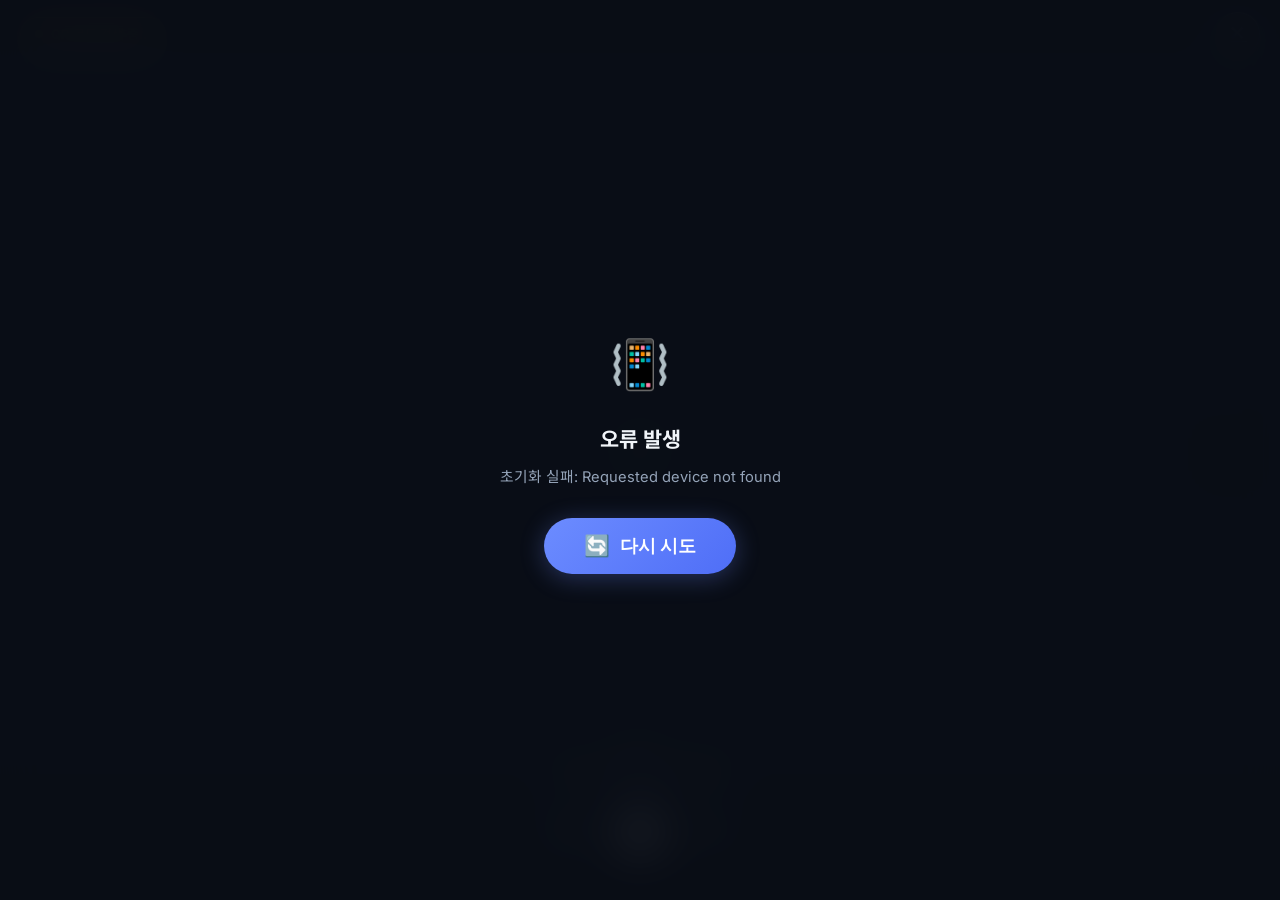
<file: tree-ar-app/tilt.html>
<!DOCTYPE html>
<html lang="ko">

<head>
    <meta charset="UTF-8">
    <meta name="viewport" content="width=device-width, initial-scale=1.0, user-scalable=no">
    <meta name="description" content="기울기 센서 기반 나무 높이 측정">
    <title>기울기 측정 — TreeMeasure</title>

    <script src="js/jsqr.min.js"></script>
    <link rel="stylesheet" href="css/style.css">
</head>

<body>

    <!-- Loading Overlay -->
    <div class="overlay-screen" id="loadingScreen">
        <div class="spinner" id="loadingSpinner"></div>
        <div class="overlay-icon">📳</div>
        <h2 class="overlay-title" id="loadingTitle">카메라 초기화 중...</h2>
        <p class="overlay-text" id="loadingText">
            카메라 권한 팝업이 뜨면 <strong>"허용"</strong>을 눌러주세요.<br>
            20×20cm QR 코드를 나무에 부착 후 비추세요.
        </p>
        <button class="btn-primary" id="orientationPermBtn" style="display:none; margin-bottom:12px;">
            <span class="icon">📳</span> 기울기 센서 허용
        </button>
        <button class="btn-primary" id="retryBtn" style="display:none;">
            <span class="icon">🔄</span> 다시 시도
        </button>
    </div>

    <!-- Camera Video -->
    <video id="cameraVideo" autoplay playsinline muted style="display:none;"></video>

    <!-- Canvas Overlay -->
    <canvas id="overlayCanvas"
        style="position:fixed;top:0;left:0;width:100%;height:100%;pointer-events:none;z-index:10;"></canvas>

    <!-- Status bar -->
    <div class="ar-status-bar" style="z-index:100;">
        <div class="status-badge status-scanning" id="statusBadge">
            <div class="status-dot"></div>
            <span id="statusText">QR 코드 검색 중...</span>
        </div>
        <a href="index.html" class="btn-round" title="홈으로">✕</a>
    </div>

    <!-- Distance info -->
    <div class="distance-info" id="distanceInfo">
        거리: <strong id="distanceValue">—</strong>m
    </div>

    <!-- QR 나무 정보 패널 -->
    <div class="tree-info-panel" id="treeInfoPanel">
        <div class="tree-info-id" id="treeInfoId">—</div>
        <div class="tree-info-meta" id="treeInfoMeta"></div>
    </div>

    <!-- Pitch display (right side) -->
    <div class="pitch-panel" id="pitchPanel">
        <div class="pitch-label">기울기</div>
        <div class="pitch-value" id="pitchValue">—</div>
        <div class="pitch-ref" id="pitchRef"></div>
    </div>

    <!-- Crosshair -->
    <div class="crosshair">
        <div class="crosshair-circle"></div>
    </div>

    <!-- Measurement display -->
    <div class="measurement-display" id="measurementDisplay" style="z-index:90;">
        <div class="measurement-card">
            <div class="measurement-value" id="measureValue">—</div>
            <div class="measurement-label">높이 (m)</div>
        </div>
    </div>

    <!-- Phase dots -->
    <div class="phase-indicator">
        <div class="phase-dot active" id="phaseDot0"></div>
        <div class="phase-dot"        id="phaseDot1"></div>
    </div>

    <!-- Bottom controls -->
    <div class="ar-controls" style="z-index:100;">
        <div class="ar-guide-text" id="guideText">QR 코드를 카메라에 비추세요</div>
        <div class="ar-button-row">
            <button class="btn-round" id="torchBtn" title="플래시">🔦</button>
            <button class="btn-capture" id="captureBtn" disabled></button>
            <button class="btn-end" id="endBtn" style="display:none;">종료 ✓</button>
            <button class="btn-round" id="resetBtn" title="초기화">↺</button>
        </div>
    </div>

    <!-- Toast -->
    <div class="toast" id="toast"></div>

    <script src="js/camera.js"></script>
    <script src="js/detector.js"></script>
    <script src="js/measure.js"></script>
    <script src="js/storage.js"></script>
    <script src="js/app-tilt.js"></script>
</body>

</html>
</file>
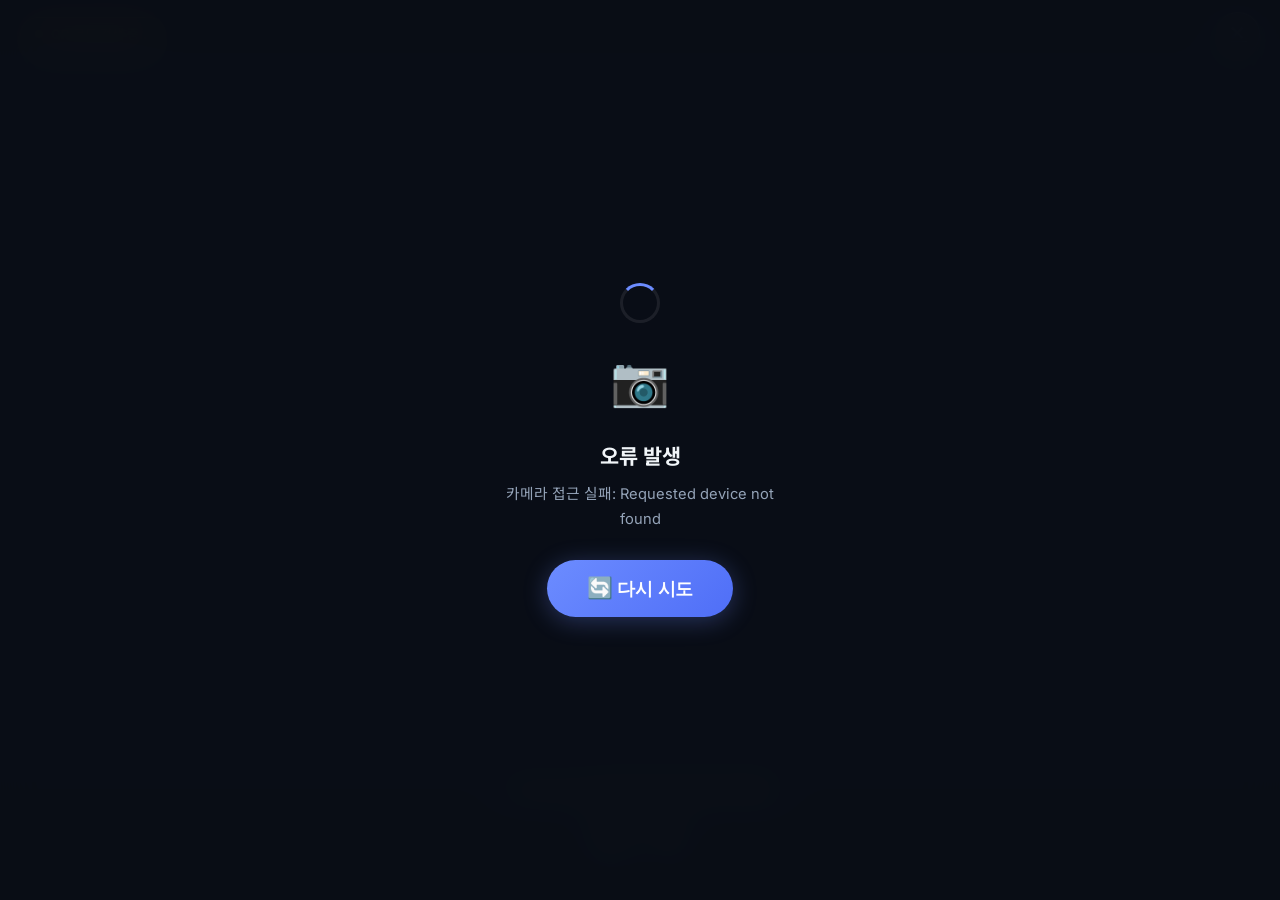
<file: tree-ar-app/measure3p/measure3p.html>
<!DOCTYPE html>
<html lang="ko">

<head>
    <meta charset="UTF-8">
    <meta name="viewport" content="width=device-width, initial-scale=1.0, user-scalable=no">
    <meta name="description" content="QR 호모그래피 기반 3점 단일 프레임 나무 측정">
    <title>3점 측정 — TreeMeasure</title>

    <script src="../js/jsqr.min.js"></script>
    <link rel="stylesheet" href="../css/style.css">

    <style>
        /* ── 보정 정보 패널 ── */
        .calib-panel {
            position: fixed;
            top: 100px;
            right: 12px;
            background: rgba(0,0,0,0.65);
            border: 1px solid rgba(255,255,255,0.15);
            border-radius: 10px;
            padding: 10px 14px;
            font-size: 0.78rem;
            color: #e0e0e0;
            z-index: 90;
            line-height: 1.7;
            min-width: 130px;
        }
        .calib-panel .label { color: #aaa; font-size: 0.72rem; }
        .calib-panel .val   { font-weight: 700; color: #fff; }
        .calib-panel .samples { color: #6c8cff; }

        /* ── 페이즈 바 (3 dots) ── */
        .phase-bar {
            display: flex;
            align-items: center;
            gap: 10px;
            position: fixed;
            top: 105px;
            left: 50%;
            transform: translateX(-50%);
            z-index: 90;
            background: rgba(0,0,0,0.6);
            padding: 8px 18px;
            border-radius: 20px;
        }
        .phase-dot {
            width: 14px; height: 14px;
            border-radius: 50%;
            background: rgba(255,255,255,0.25);
            border: 2px solid rgba(255,255,255,0.4);
            transition: all 0.25s;
        }
        .phase-dot.done {
            background: #6c8cff;
            border-color: #6c8cff;
            box-shadow: 0 0 8px rgba(108,140,255,0.7);
        }
        .phase-label {
            font-size: 0.78rem;
            color: #ccc;
            white-space: nowrap;
        }

        /* ── 터치 포인트 마커 ── */
        .touch-dot-3p {
            position: fixed;
            transform: translate(-50%, -50%);
            background: rgba(108,140,255,0.9);
            color: #fff;
            font-size: 0.72rem;
            font-weight: 700;
            padding: 4px 9px;
            border-radius: 12px;
            pointer-events: none;
            z-index: 20;
            white-space: nowrap;
            box-shadow: 0 2px 8px rgba(108,140,255,0.5);
        }

        /* ── 프레임 고정 버튼 ── */
        .btn-lock {
            padding: 10px 22px;
            border: none;
            border-radius: 20px;
            font-size: 0.9rem;
            font-weight: 700;
            cursor: pointer;
            background: rgba(108,140,255,0.9);
            color: #fff;
            box-shadow: 0 2px 12px rgba(108,140,255,0.4);
            font-family: inherit;
            transition: all 0.2s;
        }
        .btn-lock:disabled {
            background: rgba(108,140,255,0.35);
            box-shadow: none;
            cursor: not-allowed;
        }

        /* ── iOS 기울기 권한 버튼 ── */
        #orientPermBtn {
            position: fixed;
            bottom: 130px;
            left: 50%;
            transform: translateX(-50%);
            z-index: 110;
            display: none;
            padding: 10px 20px;
            border: none;
            border-radius: 18px;
            background: rgba(255,160,80,0.9);
            color: #fff;
            font-size: 0.85rem;
            font-weight: 700;
            font-family: inherit;
            cursor: pointer;
        }

        /* ── status-warning / status-lost (없으면 추가) ── */
        .status-warning .status-dot { background: #f0a500; box-shadow: 0 0 0 4px rgba(240,165,0,0.3); }
        .status-lost    .status-dot { background: #ff4d4d; box-shadow: 0 0 0 4px rgba(255,77,77,0.3); }
        .status-found   .status-dot { background: #4caf50; box-shadow: 0 0 0 4px rgba(76,175,80,0.3); }
    </style>
</head>

<body>

    <!-- Loading Overlay -->
    <div class="overlay-screen" id="loadingScreen">
        <div class="spinner"></div>
        <div class="overlay-icon">📷</div>
        <h2 class="overlay-title" id="loadingTitle">카메라 초기화 중...</h2>
        <p class="overlay-text" id="loadingText">
            카메라 권한 팝업이 뜨면 <strong>"허용"</strong>을 눌러주세요.<br>
            20×20cm QR 코드를 나무에 부착 후 비추세요.
        </p>
        <button class="btn-primary" id="retryBtn" style="display:none;">
            <span class="icon">🔄</span> 다시 시도
        </button>
    </div>

    <!-- Camera Video -->
    <video id="cameraVideo" autoplay playsinline muted style="display:none;"></video>

    <!-- Canvas Overlay (QR 윤곽선) -->
    <canvas id="overlayCanvas"
        style="position:fixed;top:0;left:0;width:100%;height:100%;z-index:10;touch-action:none;"></canvas>

    <!-- Touch Points Container -->
    <div id="touchPointsContainer"
        style="position:fixed;top:0;left:0;width:100%;height:100%;pointer-events:none;z-index:20;"></div>

    <!-- Status Bar -->
    <div class="ar-status-bar" style="z-index:100;">
        <div class="status-badge status-scanning" id="statusBadge">
            <div class="status-dot"></div>
            <span id="statusText">QR 코드 검색 중...</span>
        </div>
        <a href="../index.html" class="btn-round" title="홈으로">✕</a>
    </div>

    <!-- 보정 정보 패널 (FRAMING 상태에서만 표시) -->
    <div class="calib-panel" id="distanceInfo" style="display:none;">
        <div><span class="label">거리</span><br><span class="val" id="distValue">— m</span></div>
        <div style="margin-top:6px;"><span class="label">f (보정)</span><br>
            <span class="val" id="fValue">—</span>
            <span class="samples" id="fSamples"> 0/8</span>
        </div>
    </div>

    <!-- f Info (보정 패널 내부에 통합) -->
    <div id="fInfo" style="display:none;"></div>

    <!-- 페이즈 바 (MEASURING 상태) -->
    <div class="phase-bar" id="phaseBar" style="display:none;">
        <div class="phase-dot" title="꼭대기"></div>
        <div class="phase-dot" title="밑동"></div>
        <div class="phase-dot" title="수관끝"></div>
        <span class="phase-label">터치로 측정</span>
    </div>

    <!-- Measurement Display -->
    <div class="measurement-display" id="measurementDisplay" style="display:none;z-index:90;">
        <div class="measurement-card">
            <div class="measurement-value" id="measureValue">—</div>
            <div class="measurement-label" id="measureLabel">포인트 0/3</div>
        </div>
    </div>

    <!-- Bottom Controls -->
    <div class="ar-controls" style="z-index:100;">
        <div class="ar-guide-text" id="guideText">QR 코드를 카메라에 비추세요</div>
        <div class="ar-button-row">
            <button class="btn-round" id="torchBtn" title="플래시">🔦</button>
            <button class="btn-lock" id="lockBtn" style="display:none;" disabled>📷 프레임 고정</button>
            <button class="btn-round" id="resetBtn" title="초기화">↺</button>
        </div>
    </div>

    <!-- iOS 기울기 권한 버튼 -->
    <button id="orientPermBtn">📐 기울기 센서 허용</button>

    <!-- Toast -->
    <div class="toast" id="toast"></div>

    <script src="../js/camera.js"></script>
    <script src="js/homography.js"></script>
    <script src="js/app-3p.js"></script>
</body>

</html>
</file>
<file: tree-ar-app/css/style.css>
@import url('https://fonts.googleapis.com/css2?family=Inter:wght@400;500;600;700;800&family=Noto+Sans+KR:wght@400;500;600;700;800&display=swap');

/* ===== Design Tokens ===== */
:root {
  --bg-primary: #0a0e17;
  --bg-surface: #111827;
  --bg-card: #1a2236;
  --bg-elevated: #1f2b42;
  --border: rgba(255, 255, 255, 0.08);
  --border-active: rgba(74, 222, 128, 0.5);
  --text: #e2e8f0;
  --text-muted: #94a3b8;
  --text-heading: #f1f5f9;
  --accent: #6c8cff;
  --accent-glow: rgba(108, 140, 255, 0.3);
  --green: #4ade80;
  --green-glow: rgba(74, 222, 128, 0.25);
  --red: #f87171;
  --red-glow: rgba(248, 113, 113, 0.25);
  --yellow: #fbbf24;
  --yellow-glow: rgba(251, 191, 36, 0.25);
  --radius-sm: 8px;
  --radius-md: 12px;
  --radius-lg: 20px;
  --radius-full: 9999px;
  --shadow-lg: 0 20px 60px rgba(0, 0, 0, 0.5);
  --transition: all 0.3s cubic-bezier(0.4, 0, 0.2, 1);
}

/* ===== Reset & Base ===== */
*, *::before, *::after {
  margin: 0;
  padding: 0;
  box-sizing: border-box;
}

html, body {
  width: 100%;
  height: 100%;
  overflow-x: hidden;
}

body {
  font-family: 'Inter', 'Noto Sans KR', -apple-system, BlinkMacSystemFont, sans-serif;
  background: var(--bg-primary);
  color: var(--text);
  line-height: 1.6;
  -webkit-font-smoothing: antialiased;
  -moz-osx-font-smoothing: grayscale;
}

/* ===== Landing Page ===== */
.landing {
  min-height: 100vh;
  display: flex;
  flex-direction: column;
  align-items: center;
  justify-content: center;
  padding: 32px 24px;
  position: relative;
  overflow: hidden;
}

.landing::before {
  content: '';
  position: absolute;
  top: -40%;
  left: -20%;
  width: 140%;
  height: 140%;
  background: radial-gradient(ellipse at 50% 30%, rgba(108, 140, 255, 0.08) 0%, transparent 60%),
              radial-gradient(ellipse at 70% 80%, rgba(74, 222, 128, 0.05) 0%, transparent 50%);
  pointer-events: none;
  z-index: 0;
}

.landing > * {
  position: relative;
  z-index: 1;
}

.landing-icon {
  font-size: 4.5rem;
  margin-bottom: 16px;
  animation: float 3s ease-in-out infinite;
}

@keyframes float {
  0%, 100% { transform: translateY(0); }
  50% { transform: translateY(-10px); }
}

.landing-title {
  font-size: 2rem;
  font-weight: 800;
  color: var(--text-heading);
  text-align: center;
  margin-bottom: 8px;
  letter-spacing: -0.02em;
}

.landing-subtitle {
  font-size: 1rem;
  color: var(--text-muted);
  text-align: center;
  margin-bottom: 40px;
  max-width: 360px;
  line-height: 1.7;
}

.btn-primary {
  display: inline-flex;
  align-items: center;
  gap: 10px;
  background: linear-gradient(135deg, var(--accent), #4f6ef7);
  color: #fff;
  font-size: 1.1rem;
  font-weight: 700;
  padding: 16px 40px;
  border: none;
  border-radius: var(--radius-full);
  cursor: pointer;
  transition: var(--transition);
  box-shadow: 0 4px 24px var(--accent-glow);
  text-decoration: none;
  letter-spacing: -0.01em;
}

.btn-primary:hover {
  transform: translateY(-2px);
  box-shadow: 0 8px 32px var(--accent-glow);
}

.btn-primary:active {
  transform: translateY(0);
}

.btn-primary .icon {
  font-size: 1.3rem;
}

/* Features */
.features {
  display: grid;
  grid-template-columns: repeat(3, 1fr);
  gap: 16px;
  margin-top: 56px;
  max-width: 480px;
  width: 100%;
}

.feature-card {
  background: var(--bg-card);
  border: 1px solid var(--border);
  border-radius: var(--radius-md);
  padding: 20px 16px;
  text-align: center;
  transition: var(--transition);
}

.feature-card:hover {
  border-color: rgba(108, 140, 255, 0.2);
  transform: translateY(-2px);
}

.feature-icon {
  font-size: 1.6rem;
  margin-bottom: 8px;
}

.feature-label {
  font-size: 0.78rem;
  font-weight: 600;
  color: var(--text-muted);
}

/* ===== AR Measure Page ===== */
.ar-container {
  position: fixed;
  top: 0;
  left: 0;
  width: 100%;
  height: 100%;
  background: #000;
  overflow: hidden;
}

/* Status bar */
.ar-status-bar {
  position: fixed;
  top: 0;
  left: 0;
  right: 0;
  z-index: 100;
  padding: 12px 20px;
  display: flex;
  align-items: center;
  justify-content: space-between;
  background: linear-gradient(to bottom, rgba(0, 0, 0, 0.7), transparent);
}

.status-badge {
  display: inline-flex;
  align-items: center;
  gap: 8px;
  padding: 6px 14px;
  border-radius: var(--radius-full);
  font-size: 0.82rem;
  font-weight: 600;
  backdrop-filter: blur(12px);
  -webkit-backdrop-filter: blur(12px);
}

.status-scanning {
  background: rgba(251, 191, 36, 0.15);
  color: var(--yellow);
  border: 1px solid rgba(251, 191, 36, 0.3);
}

.status-ready {
  background: rgba(74, 222, 128, 0.15);
  color: var(--green);
  border: 1px solid rgba(74, 222, 128, 0.3);
}

.status-error {
  background: rgba(248, 113, 113, 0.15);
  color: var(--red);
  border: 1px solid rgba(248, 113, 113, 0.3);
}

.status-dot {
  width: 8px;
  height: 8px;
  border-radius: 50%;
  animation: pulse-dot 1.5s infinite;
}

.status-scanning .status-dot {
  background: var(--yellow);
}

.status-ready .status-dot {
  background: var(--green);
}

@keyframes pulse-dot {
  0%, 100% { opacity: 1; }
  50% { opacity: 0.3; }
}

/* Crosshair */
.crosshair {
  position: fixed;
  top: 50%;
  left: 50%;
  transform: translate(-50%, -50%);
  z-index: 50;
  pointer-events: none;
}

.crosshair-circle {
  width: 48px;
  height: 48px;
  border: 2px solid rgba(255, 255, 255, 0.5);
  border-radius: 50%;
  position: relative;
}

.crosshair-circle::before,
.crosshair-circle::after {
  content: '';
  position: absolute;
  background: rgba(255, 255, 255, 0.5);
}

.crosshair-circle::before {
  width: 1px;
  height: 12px;
  top: 50%;
  left: 50%;
  transform: translate(-50%, -50%);
}

.crosshair-circle::after {
  width: 12px;
  height: 1px;
  top: 50%;
  left: 50%;
  transform: translate(-50%, -50%);
}

/* Bottom controls */
.ar-controls {
  position: fixed;
  bottom: 0;
  left: 0;
  right: 0;
  z-index: 100;
  padding: 20px 24px 36px;
  background: linear-gradient(to top, rgba(0, 0, 0, 0.85), transparent);
  display: flex;
  flex-direction: column;
  align-items: center;
  gap: 16px;
}

.ar-guide-text {
  color: rgba(255, 255, 255, 0.8);
  font-size: 0.9rem;
  font-weight: 500;
  text-align: center;
  text-shadow: 0 1px 4px rgba(0, 0, 0, 0.5);
}

.ar-button-row {
  display: flex;
  gap: 16px;
  align-items: center;
}

.btn-capture {
  width: 64px;
  height: 64px;
  border-radius: 50%;
  border: 3px solid rgba(255, 255, 255, 0.9);
  background: transparent;
  cursor: pointer;
  transition: var(--transition);
  position: relative;
  display: flex;
  align-items: center;
  justify-content: center;
}

.btn-capture::after {
  content: '';
  width: 48px;
  height: 48px;
  border-radius: 50%;
  background: rgba(255, 255, 255, 0.9);
  transition: var(--transition);
}

.btn-capture:hover::after {
  background: var(--green);
}

.btn-capture:active {
  transform: scale(0.92);
}

.btn-capture.captured::after {
  background: var(--green);
  animation: capture-flash 0.3s ease;
}

@keyframes capture-flash {
  0% { transform: scale(1); }
  50% { transform: scale(1.2); }
  100% { transform: scale(1); }
}

.btn-round {
  width: 44px;
  height: 44px;
  border-radius: 50%;
  border: 1px solid rgba(255, 255, 255, 0.3);
  background: rgba(255, 255, 255, 0.1);
  backdrop-filter: blur(12px);
  -webkit-backdrop-filter: blur(12px);
  color: #fff;
  font-size: 1.1rem;
  cursor: pointer;
  transition: var(--transition);
  display: flex;
  align-items: center;
  justify-content: center;
}

.btn-round:hover {
  background: rgba(255, 255, 255, 0.2);
}

/* Measurement overlay */
.measurement-display {
  position: fixed;
  top: 165px;
  left: 50%;
  transform: translateX(-50%);
  z-index: 90;
  display: none;
}

.measurement-display.active {
  display: block;
}

.measurement-card {
  background: rgba(0, 0, 0, 0.7);
  backdrop-filter: blur(16px);
  -webkit-backdrop-filter: blur(16px);
  border: 1px solid rgba(74, 222, 128, 0.3);
  border-radius: var(--radius-md);
  padding: 12px 24px;
  text-align: center;
  min-width: 180px;
}

.measurement-value {
  font-size: 2rem;
  font-weight: 800;
  color: var(--green);
  letter-spacing: -0.03em;
}

.measurement-label {
  font-size: 0.78rem;
  color: var(--text-muted);
  font-weight: 500;
  margin-top: 2px;
}

/* Point markers on screen */
.touch-point {
  position: absolute;
  width: 20px;
  height: 20px;
  border: 2px solid var(--green);
  border-radius: 50%;
  transform: translate(-50%, -50%);
  pointer-events: none;
  z-index: 80;
  box-shadow: 0 0 12px var(--green-glow);
}

.touch-point::after {
  content: '';
  position: absolute;
  top: 50%;
  left: 50%;
  width: 6px;
  height: 6px;
  background: var(--green);
  border-radius: 50%;
  transform: translate(-50%, -50%);
}

.measurement-line {
  position: absolute;
  width: 2px;
  background: var(--green);
  transform-origin: top center;
  pointer-events: none;
  z-index: 75;
  box-shadow: 0 0 8px var(--green-glow);
}

/* ===== Result Page ===== */
.result-page {
  min-height: 100vh;
  background: var(--bg-primary);
  padding: 24px;
  display: flex;
  flex-direction: column;
  align-items: center;
}

.result-header {
  width: 100%;
  max-width: 480px;
  display: flex;
  align-items: center;
  justify-content: space-between;
  margin-bottom: 24px;
  padding-top: 12px;
}

.result-title {
  font-size: 1.3rem;
  font-weight: 700;
  color: var(--text-heading);
}

.btn-back {
  display: flex;
  align-items: center;
  gap: 6px;
  color: var(--text-muted);
  text-decoration: none;
  font-size: 0.9rem;
  font-weight: 500;
  transition: var(--transition);
}

.btn-back:hover {
  color: var(--text);
}

/* Result image */
.result-image-container {
  width: 100%;
  max-width: 480px;
  border-radius: var(--radius-lg);
  overflow: hidden;
  border: 1px solid var(--border);
  margin-bottom: 24px;
  position: relative;
}

.result-image-container img,
.result-image-container canvas {
  width: 100%;
  display: block;
}

/* Result data cards */
.result-data {
  width: 100%;
  max-width: 480px;
  display: grid;
  grid-template-columns: repeat(2, 1fr);
  gap: 12px;
  margin-bottom: 24px;
}

.data-card {
  background: var(--bg-card);
  border: 1px solid var(--border);
  border-radius: var(--radius-md);
  padding: 20px;
  text-align: center;
}

.data-value {
  font-size: 1.8rem;
  font-weight: 800;
  color: var(--green);
  letter-spacing: -0.03em;
}

.data-label {
  font-size: 0.82rem;
  color: var(--text-muted);
  font-weight: 500;
  margin-top: 4px;
}

.data-card.full-width {
  grid-column: 1 / -1;
}

/* Action buttons */
.result-actions {
  width: 100%;
  max-width: 480px;
  display: flex;
  gap: 12px;
}

.result-actions .btn-secondary,
.result-actions .btn-success {
  flex: 1;
}

.btn-secondary {
  display: inline-flex;
  align-items: center;
  justify-content: center;
  gap: 8px;
  background: rgba(255, 255, 255, 0.04);
  backdrop-filter: blur(12px);
  -webkit-backdrop-filter: blur(12px);
  border: 1px solid rgba(255, 255, 255, 0.1);
  color: var(--text-muted);
  font-size: 0.95rem;
  font-weight: 600;
  padding: 12px 28px;
  border-radius: var(--radius-full);
  cursor: pointer;
  transition: var(--transition);
  text-decoration: none;
}

.btn-secondary:hover {
  background: rgba(255, 255, 255, 0.08);
  border-color: rgba(255, 255, 255, 0.3);
  color: #fff;
  transform: translateY(-2px);
  box-shadow: 0 4px 15px rgba(0, 0, 0, 0.2);
}

.btn-success {
  flex: 1;
  display: inline-flex;
  align-items: center;
  justify-content: center;
  gap: 8px;
  background: linear-gradient(135deg, #22c55e, #16a34a);
  color: #fff;
  font-size: 0.95rem;
  font-weight: 600;
  padding: 12px 28px;
  border: none;
  border-radius: var(--radius-full);
  cursor: pointer;
  transition: var(--transition);
  box-shadow: 0 4px 16px var(--green-glow);
}

.btn-success:hover {
  transform: translateY(-1px);
  box-shadow: 0 6px 20px var(--green-glow);
}

/* ===== Loading / Permission Screens ===== */
.overlay-screen {
  position: fixed;
  inset: 0;
  background: rgba(10, 14, 23, 0.95);
  backdrop-filter: blur(20px);
  -webkit-backdrop-filter: blur(20px);
  display: flex;
  flex-direction: column;
  align-items: center;
  justify-content: center;
  z-index: 200;
  padding: 32px;
}

.overlay-screen.hidden {
  display: none;
}

.overlay-icon {
  font-size: 3rem;
  margin-bottom: 20px;
}

.overlay-title {
  font-size: 1.3rem;
  font-weight: 700;
  color: var(--text-heading);
  margin-bottom: 8px;
  text-align: center;
}

.overlay-text {
  font-size: 0.92rem;
  color: var(--text-muted);
  text-align: center;
  max-width: 300px;
  line-height: 1.7;
  margin-bottom: 28px;
}

/* Spinner */
.spinner {
  width: 40px;
  height: 40px;
  border: 3px solid var(--border);
  border-top-color: var(--accent);
  border-radius: 50%;
  animation: spin 0.8s linear infinite;
  margin-bottom: 20px;
}

@keyframes spin {
  to { transform: rotate(360deg); }
}

/* Toast */
.toast {
  position: fixed;
  bottom: 100px;
  left: 50%;
  transform: translateX(-50%) translateY(20px);
  background: var(--bg-elevated);
  border: 1px solid var(--border);
  border-radius: var(--radius-md);
  padding: 12px 24px;
  font-size: 0.88rem;
  font-weight: 500;
  color: var(--text);
  z-index: 300;
  opacity: 0;
  transition: all 0.3s ease;
  pointer-events: none;
  white-space: nowrap;
  box-shadow: var(--shadow-lg);
}

.toast.show {
  opacity: 1;
  transform: translateX(-50%) translateY(0);
}

/* ===== Responsive ===== */
@media (max-width: 480px) {
  .landing-title {
    font-size: 1.6rem;
  }
  .features {
    grid-template-columns: repeat(3, 1fr);
    gap: 10px;
  }
  .feature-card {
    padding: 14px 10px;
  }
  .result-data {
    grid-template-columns: 1fr 1fr;
  }
}

/* ===== Shared AR panels (measure + tilt) ===== */
#cameraVideo {
  position: fixed;
  top: 0; left: 0;
  width: 100%; height: 100%;
  object-fit: cover;
  z-index: 1;
  background: #000;
}

.distance-info {
  position: fixed;
  top: 60px;
  left: 50%;
  transform: translateX(-50%);
  z-index: 110;
  background: rgba(0, 0, 0, 0.6);
  backdrop-filter: blur(8px);
  -webkit-backdrop-filter: blur(8px);
  border: 1px solid rgba(255, 255, 255, 0.1);
  border-radius: 8px;
  padding: 6px 14px;
  font-size: 0.8rem;
  color: rgba(255, 255, 255, 0.7);
  display: none;
  white-space: nowrap;
}
.distance-info.visible { display: block; }
.distance-info strong { color: #4ade80; }

.tree-info-panel {
  position: fixed;
  top: 100px;
  left: 50%;
  transform: translateX(-50%);
  z-index: 110;
  background: rgba(0, 0, 0, 0.7);
  backdrop-filter: blur(10px);
  -webkit-backdrop-filter: blur(10px);
  border: 1px solid rgba(108, 140, 255, 0.4);
  border-radius: 10px;
  padding: 8px 16px;
  min-width: 180px;
  max-width: 80vw;
  display: none;
}
.tree-info-panel.visible { display: block; }
.tree-info-id {
  font-size: 0.85rem;
  font-weight: 700;
  color: #6c8cff;
  margin-bottom: 4px;
}
.tree-info-meta {
  font-size: 0.75rem;
  color: rgba(255, 255, 255, 0.65);
  line-height: 1.5;
}

/* ===== Mode cards (index.html) ===== */
.mode-cards {
  display: grid;
  grid-template-columns: repeat(2, 1fr);
  gap: 16px;
  max-width: 480px;
  width: 100%;
  margin-bottom: 8px;
}

.mode-card {
  display: flex;
  flex-direction: column;
  align-items: center;
  gap: 6px;
  background: var(--bg-card);
  border: 1px solid var(--border);
  border-radius: var(--radius-lg);
  padding: 28px 16px;
  text-decoration: none;
  text-align: center;
  transition: var(--transition);
  cursor: pointer;
}

.mode-card:hover {
  background: var(--bg-elevated);
  transform: translateY(-3px);
  box-shadow: 0 8px 32px rgba(108, 140, 255, 0.15);
}

.mode-card.touch-mode:hover { border-color: rgba(108, 140, 255, 0.5); }
.mode-card.tilt-mode:hover  { border-color: rgba(74, 222, 128, 0.5); }
.mode-card.mode-3p:hover    { border-color: rgba(251, 191, 36, 0.5); }

.mode-cards:has(.mode-3p) {
  grid-template-columns: repeat(2, 1fr);
}
.mode-card.mode-3p {
  grid-column: 1 / -1;
  flex-direction: row;
  justify-content: center;
  gap: 14px;
  padding: 18px 24px;
  position: relative;
}
.mode-card.mode-3p .mode-card-icon { font-size: 2rem; }
.mode-card.mode-3p .mode-card-title { font-size: 0.95rem; }

.mode-card-badge {
  position: absolute;
  top: 8px;
  right: 10px;
  font-size: 0.66rem;
  font-weight: 700;
  background: rgba(251, 191, 36, 0.2);
  color: #fbbd24;
  border: 1px solid rgba(251, 191, 36, 0.4);
  border-radius: 8px;
  padding: 2px 7px;
}

.mode-card-icon { font-size: 2.4rem; }

.mode-card-title {
  font-size: 1rem;
  font-weight: 700;
  color: var(--text-heading);
}

.mode-card-desc {
  font-size: 0.76rem;
  color: var(--text-muted);
  line-height: 1.55;
}

/* ===== Tilt mode UI ===== */
.pitch-panel {
  position: fixed;
  right: 16px;
  top: 50%;
  transform: translateY(-50%);
  z-index: 110;
  background: rgba(0, 0, 0, 0.6);
  backdrop-filter: blur(8px);
  -webkit-backdrop-filter: blur(8px);
  border: 1px solid rgba(255, 255, 255, 0.12);
  border-radius: 12px;
  padding: 12px 14px;
  text-align: center;
  min-width: 72px;
}

.pitch-label {
  font-size: 0.65rem;
  color: rgba(255, 255, 255, 0.45);
  font-weight: 600;
  letter-spacing: 0.06em;
  text-transform: uppercase;
  margin-bottom: 4px;
}

.pitch-value {
  font-size: 1.25rem;
  font-weight: 800;
  color: #4ade80;
  letter-spacing: -0.03em;
}

.pitch-ref {
  font-size: 0.68rem;
  color: rgba(255, 255, 255, 0.38);
  margin-top: 5px;
  line-height: 1.4;
}

.phase-indicator {
  position: fixed;
  left: 50%;
  transform: translateX(-50%);
  bottom: 148px;
  z-index: 110;
  display: flex;
  gap: 10px;
  align-items: center;
}

.phase-dot {
  width: 9px;
  height: 9px;
  border-radius: 50%;
  background: rgba(255, 255, 255, 0.25);
  border: 1.5px solid rgba(255, 255, 255, 0.35);
  transition: all 0.25s ease;
}

.phase-dot.active {
  background: rgba(108, 140, 255, 0.85);
  border-color: #6c8cff;
  box-shadow: 0 0 8px rgba(108, 140, 255, 0.5);
}

.phase-dot.done {
  background: #4ade80;
  border-color: #4ade80;
  box-shadow: 0 0 6px rgba(74, 222, 128, 0.4);
}

.btn-end {
  padding: 10px 24px;
  border: none;
  border-radius: 20px;
  font-size: 0.9rem;
  font-weight: 700;
  cursor: pointer;
  background: rgba(74, 222, 128, 0.9);
  color: #fff;
  box-shadow: 0 2px 12px rgba(74, 222, 128, 0.4);
  font-family: inherit;
  transition: all 0.2s ease;
}
</file>
